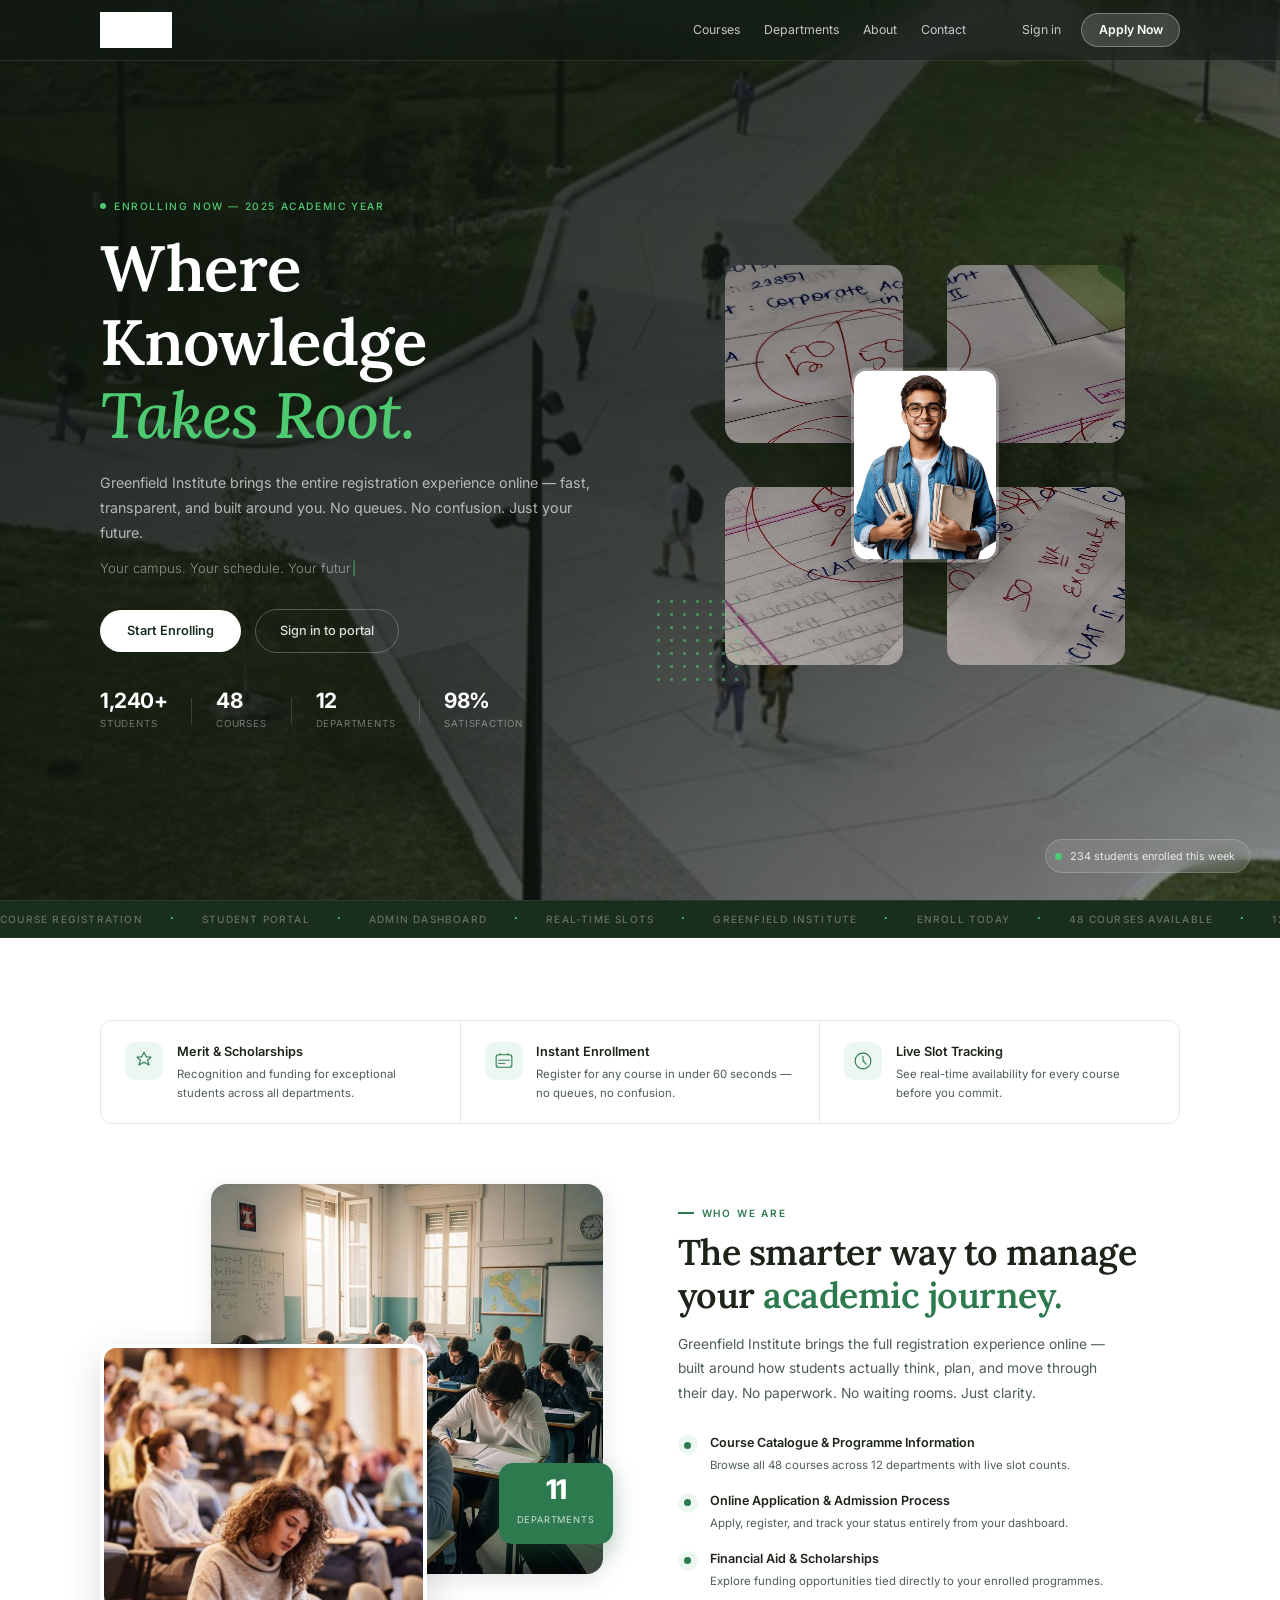
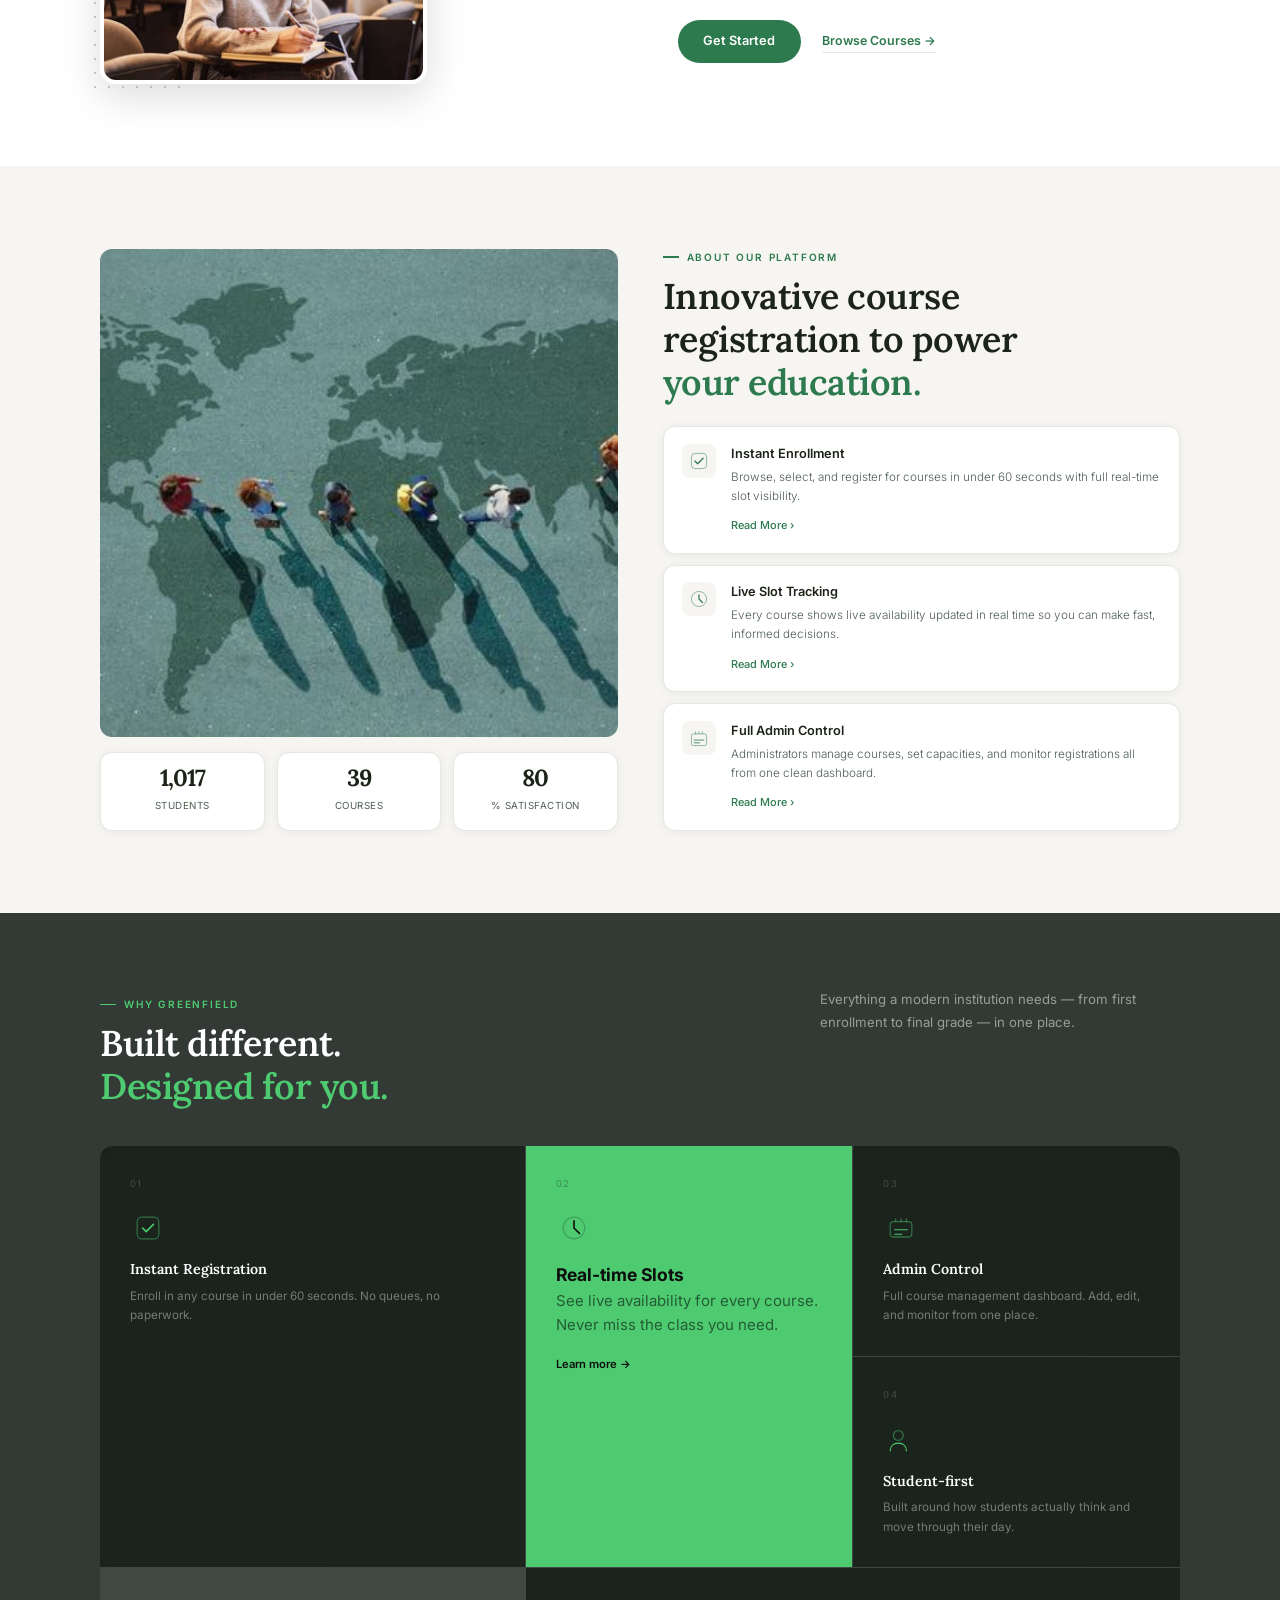
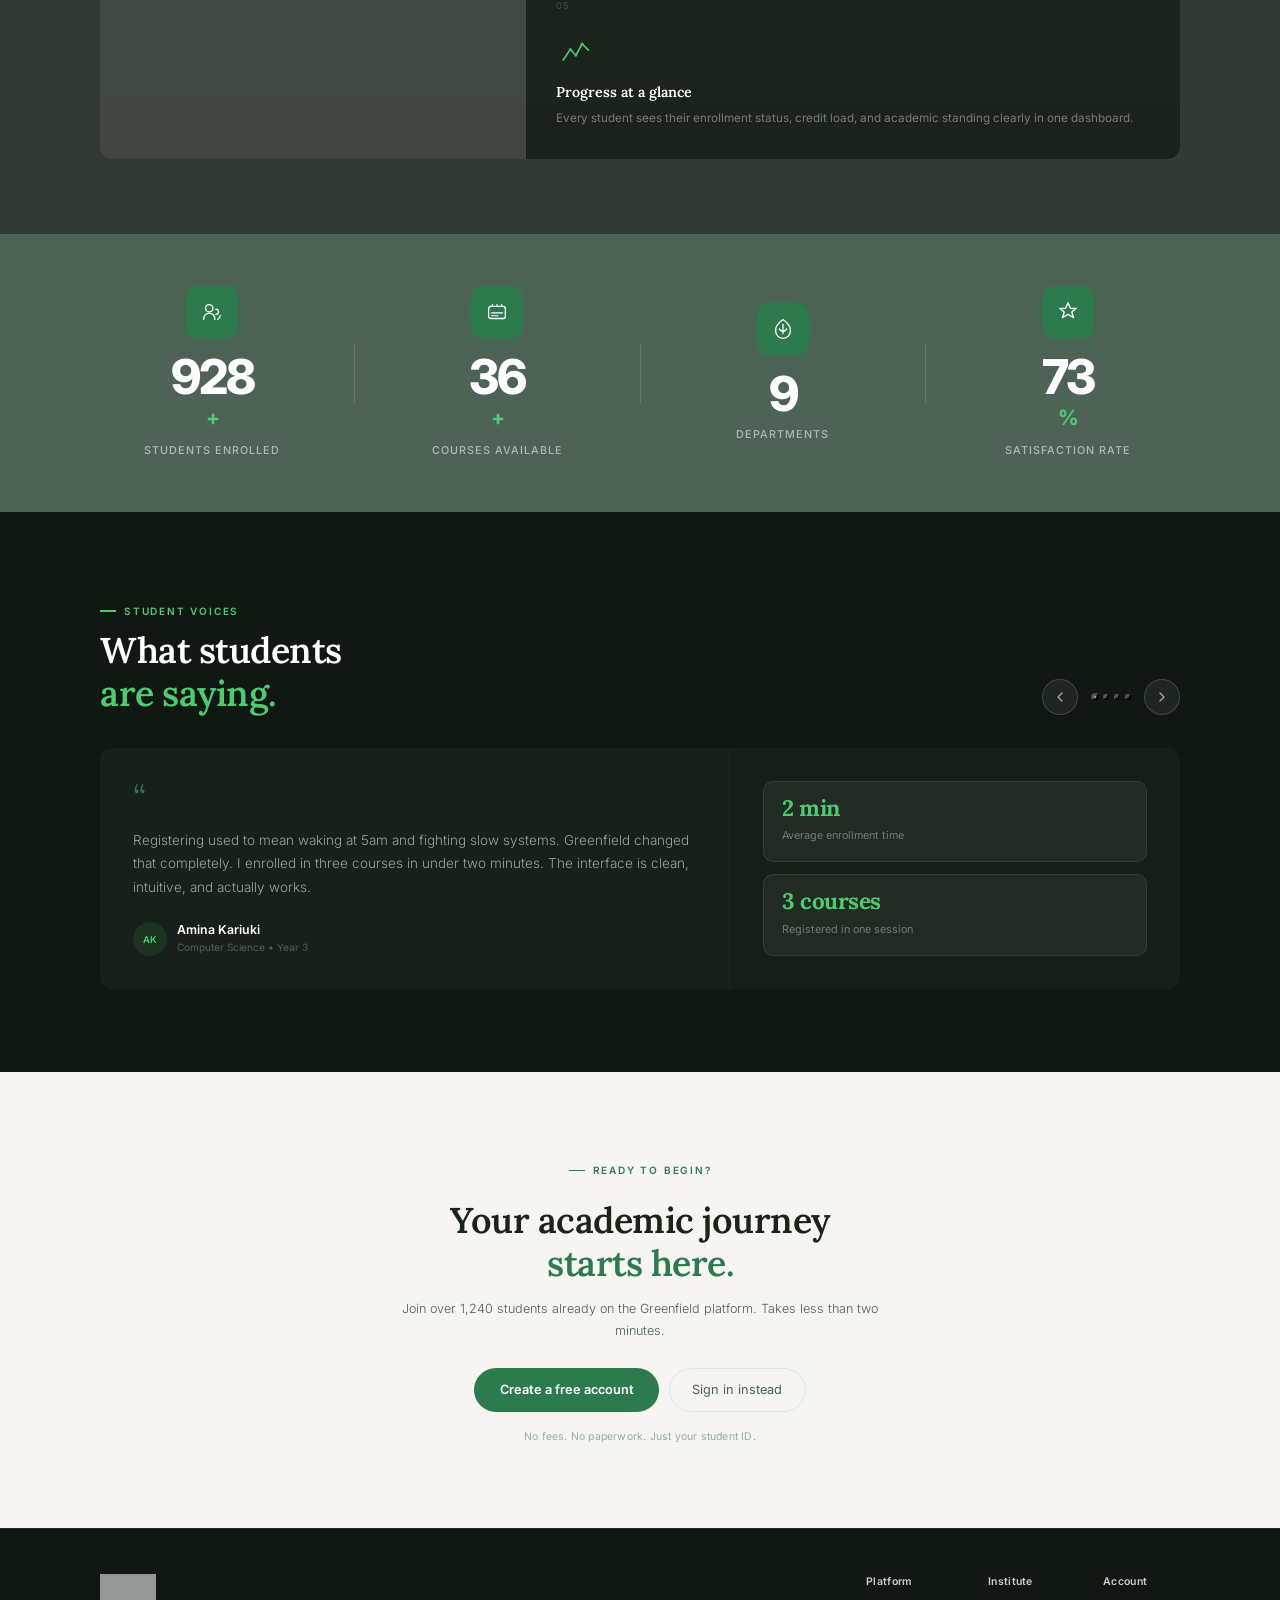
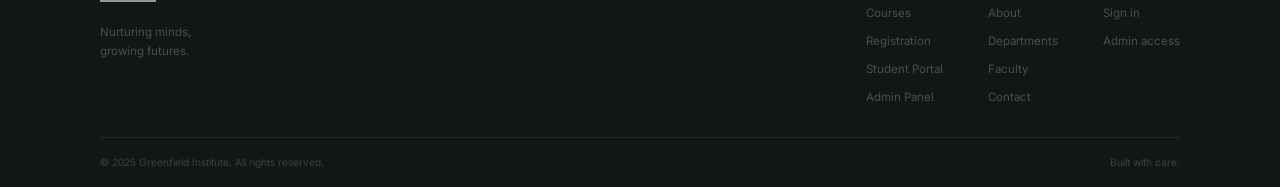
<file: index.html>
<!DOCTYPE html>
<html lang="en">
<head>
  <meta charset="UTF-8"/>
  <meta name="viewport" content="width=device-width, initial-scale=1.0"/>
  <title>Greenfield Institute &mdash; Where Knowledge Takes Root</title>
  <link rel="preconnect" href="https://fonts.googleapis.com">
  <link rel="preconnect" href="https://fonts.gstatic.com" crossorigin>
  <link href="https://fonts.googleapis.com/css2?family=Playfair+Display:ital,wght@0,600;0,700;0,800;1,600;1,700&family=Inter:wght@300;400;500;600&display=swap" rel="stylesheet">
  <link rel="stylesheet" href="css/landing.css"/>
</head>
<body>

  <header id="navbar">
    <div class="nav-inner">
      <a href="index.html" class="logo">
        <img src="images/logo.png" alt="Greenfield Institute" class="logo-img"/>
      </a>
      <nav class="nav-links">
        <a href="#">Courses</a>
        <a href="#">Departments</a>
        <a href="#">About</a>
        <a href="#">Contact</a>
      </nav>
      <div class="nav-actions">
        <a href="login.html" class="nav-signin">Sign in</a>
        <a href="login.html" class="nav-apply">Apply Now</a>
      </div>
    </div>
  </header>

  <section class="hero" id="hero">
    <div class="hero-inner">

      <div class="hero-content">
        <p class="hero-eyebrow" data-anim="fade-up" data-delay="0">
          <span class="eyebrow-dot"></span>
          Enrolling Now &mdash; 2025 Academic Year
        </p>

        <h1 class="hero-h1" data-anim="fade-up" data-delay="1">
          Where Knowledge<br/>
          <em>Takes Root.</em>
        </h1>

        <p class="hero-para" data-anim="fade-up" data-delay="2">
          Greenfield Institute brings the entire registration experience online &mdash; fast,
          transparent, and built around you. No queues. No confusion. Just your future.
        </p>

        <p class="hero-type-line" data-anim="fade-up" data-delay="3">
          <span id="typewriter"></span><span class="cursor">|</span>
        </p>

        <div class="hero-ctas" data-anim="fade-up" data-delay="4">
          <a href="register.html" class="btn-white">Start Enrolling</a>
          <a href="login.html" class="btn-ghost-white">Sign in to portal</a>
        </div>

        <div class="hero-stats" data-anim="fade-up" data-delay="5">
          <div class="hstat"><strong>1,240+</strong><span>Students</span></div>
          <div class="hstat-sep"></div>
          <div class="hstat"><strong>48</strong><span>Courses</span></div>
          <div class="hstat-sep"></div>
          <div class="hstat"><strong>12</strong><span>Departments</span></div>
          <div class="hstat-sep"></div>
          <div class="hstat"><strong>98%</strong><span>Satisfaction</span></div>
        </div>
      </div>

      <div class="hero-mosaic" data-anim="fade-up" data-delay="2">
        <div class="slice-wrap">
          <div class="slice slice-top-left"></div>
          <div class="slice slice-top-right"></div>
          <div class="slice slice-bot-left"></div>
          <div class="slice slice-bot-right"></div>
          <div class="slice-center">
            <img src="images/image5.jpg" alt="Student" class="slice-center-img"/>
          </div>
        </div>
        <div class="mosaic-dots"></div>
      </div>

    </div>

    <div class="hero-ticker" id="tickerPill">
      <span class="tp-dot"></span>
      <span id="tickerText">234 students enrolled this week</span>
    </div>
  </section>

  <div class="marquee-strip">
    <div class="marquee-track">
      <span>Course Registration</span><span class="msep">&bull;</span>
      <span>Student Portal</span><span class="msep">&bull;</span>
      <span>Admin Dashboard</span><span class="msep">&bull;</span>
      <span>Real-time Slots</span><span class="msep">&bull;</span>
      <span>Greenfield Institute</span><span class="msep">&bull;</span>
      <span>Enroll Today</span><span class="msep">&bull;</span>
      <span>48 Courses Available</span><span class="msep">&bull;</span>
      <span>12 Departments</span><span class="msep">&bull;</span>
      <span>Course Registration</span><span class="msep">&bull;</span>
      <span>Student Portal</span><span class="msep">&bull;</span>
      <span>Admin Dashboard</span><span class="msep">&bull;</span>
      <span>Real-time Slots</span><span class="msep">&bull;</span>
      <span>Greenfield Institute</span><span class="msep">&bull;</span>
      <span>Enroll Today</span><span class="msep">&bull;</span>
      <span>48 Courses Available</span><span class="msep">&bull;</span>
      <span>12 Departments</span><span class="msep">&bull;</span>
    </div>
  </div>

  <section class="section sec-light about-split" id="about">
    <div class="container">

      <div class="about-perks" data-scroll-reveal>
        <div class="aperk">
          <div class="aperk-icon">
            <svg viewBox="0 0 28 28" fill="none"><path d="M14 3L17 9H23L18.5 13L20.5 19L14 15.5L7.5 19L9.5 13L5 9H11L14 3Z" stroke="#2d7a4e" stroke-width="1.4" stroke-linejoin="round"/></svg>
          </div>
          <div>
            <strong>Merit &amp; Scholarships</strong>
            <p>Recognition and funding for exceptional students across all departments.</p>
          </div>
        </div>
        <div class="aperk">
          <div class="aperk-icon">
            <svg viewBox="0 0 28 28" fill="none"><rect x="4" y="6" width="20" height="16" rx="3" stroke="#2d7a4e" stroke-width="1.4"/><path d="M9 6V4M19 6V4" stroke="#2d7a4e" stroke-width="1.3" stroke-linecap="round"/><path d="M7 13H21M7 17H15" stroke="#2d7a4e" stroke-width="1.2" stroke-linecap="round"/></svg>
          </div>
          <div>
            <strong>Instant Enrollment</strong>
            <p>Register for any course in under 60 seconds — no queues, no confusion.</p>
          </div>
        </div>
        <div class="aperk">
          <div class="aperk-icon">
            <svg viewBox="0 0 28 28" fill="none"><circle cx="14" cy="14" r="10" stroke="#2d7a4e" stroke-width="1.4"/><path d="M14 8V14L18 18" stroke="#2d7a4e" stroke-width="1.4" stroke-linecap="round"/></svg>
          </div>
          <div>
            <strong>Live Slot Tracking</strong>
            <p>See real-time availability for every course before you commit.</p>
          </div>
        </div>
      </div>

      <div class="about-body">

        <div class="about-img-col" data-scroll-reveal>
          <div class="about-img-back">
            <img src="images/image8.jpg" alt="Campus life" class="about-img-rear"/>
          </div>
          <div class="about-img-front">
            <img src="images/image7.jpg" alt="Students" class="about-img-fwd"/>
          </div>
          <div class="about-badge">
            <strong class="about-badge-num" data-count="12">0</strong>
            <span>Departments</span>
          </div>
          <div class="about-dot-grid"></div>
        </div>

        <div class="about-text-col" data-scroll-reveal>
          <p class="eyebrow eyebrow-green">Who We Are</p>
          <h2 class="sec-h2">
            The smarter way to manage<br/>
            your <span class="clr-green">academic journey.</span>
          </h2>
          <p class="about-lead">
            Greenfield Institute brings the full registration experience online — built around how students actually think, plan, and move through their day. No paperwork. No waiting rooms. Just clarity.
          </p>

          <ul class="about-checklist">
            <li>
              <span class="achk-dot"></span>
              <div>
                <strong>Course Catalogue &amp; Programme Information</strong>
                <p>Browse all 48 courses across 12 departments with live slot counts.</p>
              </div>
            </li>
            <li>
              <span class="achk-dot"></span>
              <div>
                <strong>Online Application &amp; Admission Process</strong>
                <p>Apply, register, and track your status entirely from your dashboard.</p>
              </div>
            </li>
            <li>
              <span class="achk-dot"></span>
              <div>
                <strong>Financial Aid &amp; Scholarships</strong>
                <p>Explore funding opportunities tied directly to your enrolled programmes.</p>
              </div>
            </li>
          </ul>

          <div class="about-actions">
            <a href="register.html" class="btn-green-lg">Get Started</a>
            <a href="student/courses.html" class="about-link-courses">Browse Courses &rarr;</a>
          </div>
        </div>

      </div>
    </div>
  </section>

  <section class="section sec-offwhite" id="why">
    <div class="container">

      <div class="why-layout">

        <div class="why-image-col">
          <div class="why-img-wrap">
            <img src="images/image3.jpg" alt="Greenfield campus" class="why-img" onerror="this.parentElement.classList.add('img-fallback')"/>
          </div>
          <div class="why-img-stats">
            <div class="wstat"><strong data-count="1240" class="wcount">0</strong><span>Students</span></div>
            <div class="wstat"><strong data-count="48" class="wcount">0</strong><span>Courses</span></div>
            <div class="wstat"><strong data-count="98" class="wcount">0</strong><span>% Satisfaction</span></div>
          </div>
        </div>

        <div class="why-content-col">
          <p class="eyebrow eyebrow-green" data-scroll-reveal>About Our Platform</p>
          <h2 class="sec-h2" data-scroll-reveal>
            Innovative course<br/>registration to power<br/><span class="clr-green">your education.</span>
          </h2>

          <div class="why-cards">
            <div class="why-card" data-scroll-reveal>
              <div class="why-card-icon">
                <svg viewBox="0 0 32 32" fill="none"><rect x="5" y="5" width="22" height="22" rx="5" stroke="rgba(45,122,78,0.5)" stroke-width="1.4"/><path d="M10 16L14 20L22 12" stroke="#2d7a4e" stroke-width="1.8" stroke-linecap="round" stroke-linejoin="round"/></svg>
              </div>
              <div>
                <h4>Instant Enrollment</h4>
                <p>Browse, select, and register for courses in under 60 seconds with full real-time slot visibility.</p>
                <a href="#" class="why-read-more">Read More &rsaquo;</a>
              </div>
            </div>

            <div class="why-card" data-scroll-reveal>
              <div class="why-card-icon">
                <svg viewBox="0 0 32 32" fill="none"><circle cx="16" cy="16" r="11" stroke="rgba(45,122,78,0.5)" stroke-width="1.4"/><path d="M16 10L16 16L21 21" stroke="#2d7a4e" stroke-width="1.8" stroke-linecap="round"/></svg>
              </div>
              <div>
                <h4>Live Slot Tracking</h4>
                <p>Every course shows live availability updated in real time so you can make fast, informed decisions.</p>
                <a href="#" class="why-read-more">Read More &rsaquo;</a>
              </div>
            </div>

            <div class="why-card" data-scroll-reveal>
              <div class="why-card-icon">
                <svg viewBox="0 0 32 32" fill="none"><rect x="5" y="10" width="22" height="17" rx="3" stroke="rgba(45,122,78,0.5)" stroke-width="1.4"/><path d="M11 10V7M16 10V7M21 10V7" stroke="rgba(45,122,78,0.5)" stroke-width="1.4" stroke-linecap="round"/><path d="M9 19H23M9 23H17" stroke="#2d7a4e" stroke-width="1.2" stroke-linecap="round"/></svg>
              </div>
              <div>
                <h4>Full Admin Control</h4>
                <p>Administrators manage courses, set capacities, and monitor registrations all from one clean dashboard.</p>
                <a href="#" class="why-read-more">Read More &rsaquo;</a>
              </div>
            </div>
          </div>
        </div>

      </div>
    </div>
  </section>

  <section class="sec-fixed-bg" id="features">
    <div class="fixed-overlay"></div>
    <div class="container" style="position:relative;z-index:2;padding-top:5rem;padding-bottom:5rem">

      <div class="sec-head" style="margin-bottom:2.5rem">
        <div>
          <p class="eyebrow eyebrow-bright">Why Greenfield</p>
          <h2 class="sec-h2" style="color:#fff">Built different.<br/><span style="color:#4ecb71">Designed for you.</span></h2>
        </div>
        <div class="sec-head-right">
          <p class="sec-desc" style="color:rgba(255,255,255,0.5)">Everything a modern institution needs &mdash; from first enrollment to final grade &mdash; in one place.</p>
        </div>
      </div>

      <div class="feat-bento">

        <div class="fb fb-tall fb-dark" data-scroll-reveal>
          <span class="fnum">01</span>
          <div class="ficon"><svg viewBox="0 0 40 40" fill="none"><rect x="8" y="8" width="24" height="24" rx="5" stroke="rgba(78,203,113,0.45)" stroke-width="1.4"/><path d="M14 20L18 24L26 16" stroke="#4ecb71" stroke-width="1.8" stroke-linecap="round" stroke-linejoin="round"/></svg></div>
          <h3>Instant Registration</h3>
          <p>Enroll in any course in under 60 seconds. No queues, no paperwork.</p>
        </div>

        <div class="fb fb-tall fb-accent" data-scroll-reveal>
          <span class="fnum" style="color:rgba(0,0,0,0.3)">02</span>
          <div class="ficon"><svg viewBox="0 0 40 40" fill="none"><circle cx="20" cy="20" r="12" stroke="rgba(0,0,0,0.2)" stroke-width="1.4"/><path d="M20 12L20 20L26 26" stroke="#0d0d0d" stroke-width="1.8" stroke-linecap="round"/></svg></div>
          <h3 style="color:#0d0d0d">Real-time Slots</h3>
          <p style="color:rgba(0,0,0,0.55)">See live availability for every course. Never miss the class you need.</p>
          <a href="#" class="flink-dark">Learn more &rarr;</a>
        </div>

        <div class="fb fb-dark" data-scroll-reveal>
          <span class="fnum">03</span>
          <div class="ficon"><svg viewBox="0 0 40 40" fill="none"><rect x="8" y="13" width="24" height="17" rx="3.5" stroke="rgba(78,203,113,0.45)" stroke-width="1.4"/><path d="M14 13V10M20 13V10M26 13V10" stroke="rgba(78,203,113,0.45)" stroke-width="1.4" stroke-linecap="round"/><path d="M13 22H27M13 27H21" stroke="#4ecb71" stroke-width="1.2" stroke-linecap="round"/></svg></div>
          <h3>Admin Control</h3>
          <p>Full course management dashboard. Add, edit, and monitor from one place.</p>
        </div>

        <div class="fb fb-dark" data-scroll-reveal>
          <span class="fnum">04</span>
          <div class="ficon"><svg viewBox="0 0 40 40" fill="none"><circle cx="17" cy="15" r="5.5" stroke="rgba(78,203,113,0.45)" stroke-width="1.4"/><path d="M8 32C8 26.5 12 23.5 17 23.5C22 23.5 26 26.5 26 32" stroke="#4ecb71" stroke-width="1.4" stroke-linecap="round" fill="none"/></svg></div>
          <h3>Student-first</h3>
          <p>Built around how students actually think and move through their day.</p>
        </div>

        <div class="fb fb-dark fb-wide" data-scroll-reveal>
          <span class="fnum">05</span>
          <div class="ficon"><svg viewBox="0 0 40 40" fill="none"><path d="M8 30L16 18L22 25L29 12L36 19" stroke="#4ecb71" stroke-width="1.8" stroke-linecap="round" stroke-linejoin="round"/><circle cx="16" cy="18" r="2" fill="#4ecb71" opacity="0.4"/><circle cx="22" cy="25" r="2" fill="#4ecb71" opacity="0.4"/><circle cx="29" cy="12" r="2" fill="#4ecb71" opacity="0.4"/></svg></div>
          <h3>Progress at a glance</h3>
          <p>Every student sees their enrollment status, credit load, and academic standing clearly in one dashboard.</p>
        </div>

      </div>
    </div>
  </section>

  <section class="stats-band" id="stats">
    <div class="stats-band-overlay"></div>
    <div class="stats-band-inner">
      <div class="sband-item" data-scroll-reveal>
        <div class="sband-badge">
          <svg viewBox="0 0 28 28" fill="none"><circle cx="11" cy="10" r="4" stroke="#fff" stroke-width="1.4"/><path d="M5 22C5 17.5 7.5 15.5 11 15.5C14.5 15.5 17 17.5 17 22" stroke="#fff" stroke-width="1.4" stroke-linecap="round"/><path d="M18 11C19.5 11 21 12 21 14C21 16 19.5 16.5 18 16.5" stroke="#fff" stroke-width="1.3" stroke-linecap="round"/><path d="M20 22C21.5 21 23 19.5 23 17.5" stroke="#fff" stroke-width="1.3" stroke-linecap="round"/></svg>
        </div>
        <strong class="sband-num" data-count="1240">0</strong>
        <span class="sband-plus">+</span>
        <p class="sband-label">Students Enrolled</p>
      </div>
      <div class="sband-divider"></div>
      <div class="sband-item" data-scroll-reveal>
        <div class="sband-badge">
          <svg viewBox="0 0 28 28" fill="none"><rect x="5" y="8" width="18" height="13" rx="2.5" stroke="#fff" stroke-width="1.4"/><path d="M9 8V6M14 8V6M19 8V6" stroke="#fff" stroke-width="1.3" stroke-linecap="round"/><path d="M8 15H20M8 18H15" stroke="#fff" stroke-width="1.2" stroke-linecap="round"/></svg>
        </div>
        <strong class="sband-num" data-count="48">0</strong>
        <span class="sband-plus">+</span>
        <p class="sband-label">Courses Available</p>
      </div>
      <div class="sband-divider"></div>
      <div class="sband-item" data-scroll-reveal>
        <div class="sband-badge">
          <svg viewBox="0 0 28 28" fill="none"><path d="M14 4C14 4 6 8.5 6 15.5C6 20.5 9.5 24 14 24C18.5 24 22 20.5 22 15.5C22 8.5 14 4 14 4Z" stroke="#fff" stroke-width="1.4" fill="none"/><path d="M14 9L14 19" stroke="#fff" stroke-width="1.3" stroke-linecap="round"/><path d="M10 14C10 14 12 16.5 14 16.5C16 16.5 18 14 18 14" stroke="#fff" stroke-width="1.3" stroke-linecap="round"/></svg>
        </div>
        <strong class="sband-num" data-count="12">0</strong>
        <span class="sband-plus"></span>
        <p class="sband-label">Departments</p>
      </div>
      <div class="sband-divider"></div>
      <div class="sband-item" data-scroll-reveal>
        <div class="sband-badge">
          <svg viewBox="0 0 28 28" fill="none"><path d="M14 4L16.5 10H23L18 14L20 20L14 16.5L8 20L10 14L5 10H11.5L14 4Z" stroke="#fff" stroke-width="1.4" stroke-linejoin="round"/></svg>
        </div>
        <strong class="sband-num" data-count="98">0</strong>
        <span class="sband-plus">%</span>
        <p class="sband-label">Satisfaction Rate</p>
      </div>
    </div>
  </section>

  <section class="section sec-dark" id="testimonials">
    <div class="container">

      <div class="tcarousel-head">
        <div>
          <p class="eyebrow eyebrow-bright" data-scroll-reveal>Student Voices</p>
          <h2 class="sec-h2" style="color:#fff" data-scroll-reveal>What students<br/><span style="color:#4ecb71">are saying.</span></h2>
        </div>
        <div class="tcarousel-controls">
          <button class="tcar-btn" id="tPrev" aria-label="Previous">
            <svg width="16" height="16" viewBox="0 0 24 24" fill="none" stroke="currentColor" stroke-width="2" stroke-linecap="round"><path d="M15 18l-6-6 6-6"/></svg>
          </button>
          <div class="tcar-dots" id="tDots"></div>
          <button class="tcar-btn" id="tNext" aria-label="Next">
            <svg width="16" height="16" viewBox="0 0 24 24" fill="none" stroke="currentColor" stroke-width="2" stroke-linecap="round"><path d="M9 18l6-6-6-6"/></svg>
          </button>
        </div>
      </div>

      <div class="tcar-track-wrap">
        <div class="tcar-track" id="tcarTrack">

          <div class="tslide">
            <div class="tslide-inner">
              <div class="tslide-quote">
                <div class="tq">&ldquo;</div>
                <p>Registering used to mean waking at 5am and fighting slow systems. Greenfield changed that completely. I enrolled in three courses in under two minutes. The interface is clean, intuitive, and actually works.</p>
              </div>
              <div class="tslide-author">
                <div class="tavatar" style="background:rgba(78,203,113,0.1);color:#4ecb71">AK</div>
                <div class="tauthor-info">
                  <strong>Amina Kariuki</strong>
                  <span>Computer Science &bull; Year 3</span>
                </div>
              </div>
            </div>
            <div class="tslide-img-col">
              <div class="tslide-stat-card">
                <strong>2 min</strong>
                <span>Average enrollment time</span>
              </div>
              <div class="tslide-stat-card">
                <strong>3 courses</strong>
                <span>Registered in one session</span>
              </div>
            </div>
          </div>

          <div class="tslide">
            <div class="tslide-inner">
              <div class="tslide-quote">
                <div class="tq">&ldquo;</div>
                <p>The slot tracking is what gets me every time. I can see in real time exactly how many spots are left in any course. No more guessing, no more asking around, no more missing out.</p>
              </div>
              <div class="tslide-author">
                <div class="tavatar" style="background:rgba(122,184,255,0.1);color:#7ab8ff">BO</div>
                <div class="tauthor-info">
                  <strong>Brian Otieno</strong>
                  <span>Engineering &bull; Year 2</span>
                </div>
              </div>
            </div>
            <div class="tslide-img-col">
              <div class="tslide-stat-card">
                <strong>Live</strong>
                <span>Real-time slot updates</span>
              </div>
              <div class="tslide-stat-card">
                <strong>48 courses</strong>
                <span>All with live tracking</span>
              </div>
            </div>
          </div>

          <div class="tslide">
            <div class="tslide-inner">
              <div class="tslide-quote">
                <div class="tq">&ldquo;</div>
                <p>As an administrator, I can add a course, set the capacity, and see enrollment numbers live. What used to take our office three full days now takes three minutes. This is what a modern university needs.</p>
              </div>
              <div class="tslide-author">
                <div class="tavatar" style="background:rgba(255,193,77,0.1);color:#ffc14d">MW</div>
                <div class="tauthor-info">
                  <strong>Martha Waweru</strong>
                  <span>Academic Registrar</span>
                </div>
              </div>
            </div>
            <div class="tslide-img-col">
              <div class="tslide-stat-card">
                <strong>3 min</strong>
                <span>To add a new course</span>
              </div>
              <div class="tslide-stat-card">
                <strong>100%</strong>
                <span>Admin satisfaction</span>
              </div>
            </div>
          </div>

          <div class="tslide">
            <div class="tslide-inner">
              <div class="tslide-quote">
                <div class="tq">&ldquo;</div>
                <p>Clean, fast, and works perfectly on my phone. I did not expect the experience to be this smooth from a university system. It feels like a proper app, not a government portal.</p>
              </div>
              <div class="tslide-author">
                <div class="tavatar" style="background:rgba(208,127,255,0.1);color:#d07fff">SM</div>
                <div class="tauthor-info">
                  <strong>Samuel Mwangi</strong>
                  <span>Business &bull; Year 1</span>
                </div>
              </div>
            </div>
            <div class="tslide-img-col">
              <div class="tslide-stat-card">
                <strong>Mobile</strong>
                <span>Fully responsive design</span>
              </div>
              <div class="tslide-stat-card">
                <strong>98%</strong>
                <span>Student satisfaction</span>
              </div>
            </div>
          </div>

        </div>
      </div>

    </div>
  </section>

  <section class="section sec-light sec-cta" id="cta">
    <div class="container">
      <div class="cta-box" data-scroll-reveal>
        <p class="eyebrow eyebrow-green" style="justify-content:center">Ready to begin?</p>
        <h2 class="sec-h2 cta-h2">Your academic journey<br/><span class="clr-green">starts here.</span></h2>
        <p class="cta-sub">Join over 1,240 students already on the Greenfield platform. Takes less than two minutes.</p>
        <div class="cta-btns">
          <a href="register.html" class="btn-green-lg">Create a free account</a>
          <a href="login.html" class="btn-outline-dark">Sign in instead</a>
        </div>
        <p class="cta-fine">No fees. No paperwork. Just your student ID.</p>
      </div>
    </div>
  </section>

  <footer class="site-footer">
    <div class="container">
      <div class="footer-top">
        <div class="footer-brand">
          <a href="index.html" class="logo footer-logo">
            <img src="images/logo.png" alt="Greenfield Institute" class="logo-img logo-img-footer"/>
          </a>
          <p>Nurturing minds,<br/>growing futures.</p>
        </div>
        <div class="footer-cols">
          <div class="fcol">
            <strong>Platform</strong>
            <a href="#">Courses</a>
            <a href="#">Registration</a>
            <a href="#">Student Portal</a>
            <a href="#">Admin Panel</a>
          </div>
          <div class="fcol">
            <strong>Institute</strong>
            <a href="#">About</a>
            <a href="#">Departments</a>
            <a href="#">Faculty</a>
            <a href="#">Contact</a>
          </div>
          <div class="fcol">
            <strong>Account</strong>
            <a href="login.html">Sign in</a>
            <a href="login.html">Admin access</a>
          </div>
        </div>
      </div>
      <div class="footer-bar">
        <span>&copy; 2025 Greenfield Institute. All rights reserved.</span>
        <span>Built with care.</span>
      </div>
    </div>
  </footer>

  <script src="js/animations.js"></script>
  <script src="js/main.js"></script>
</body>
</html>
</file>
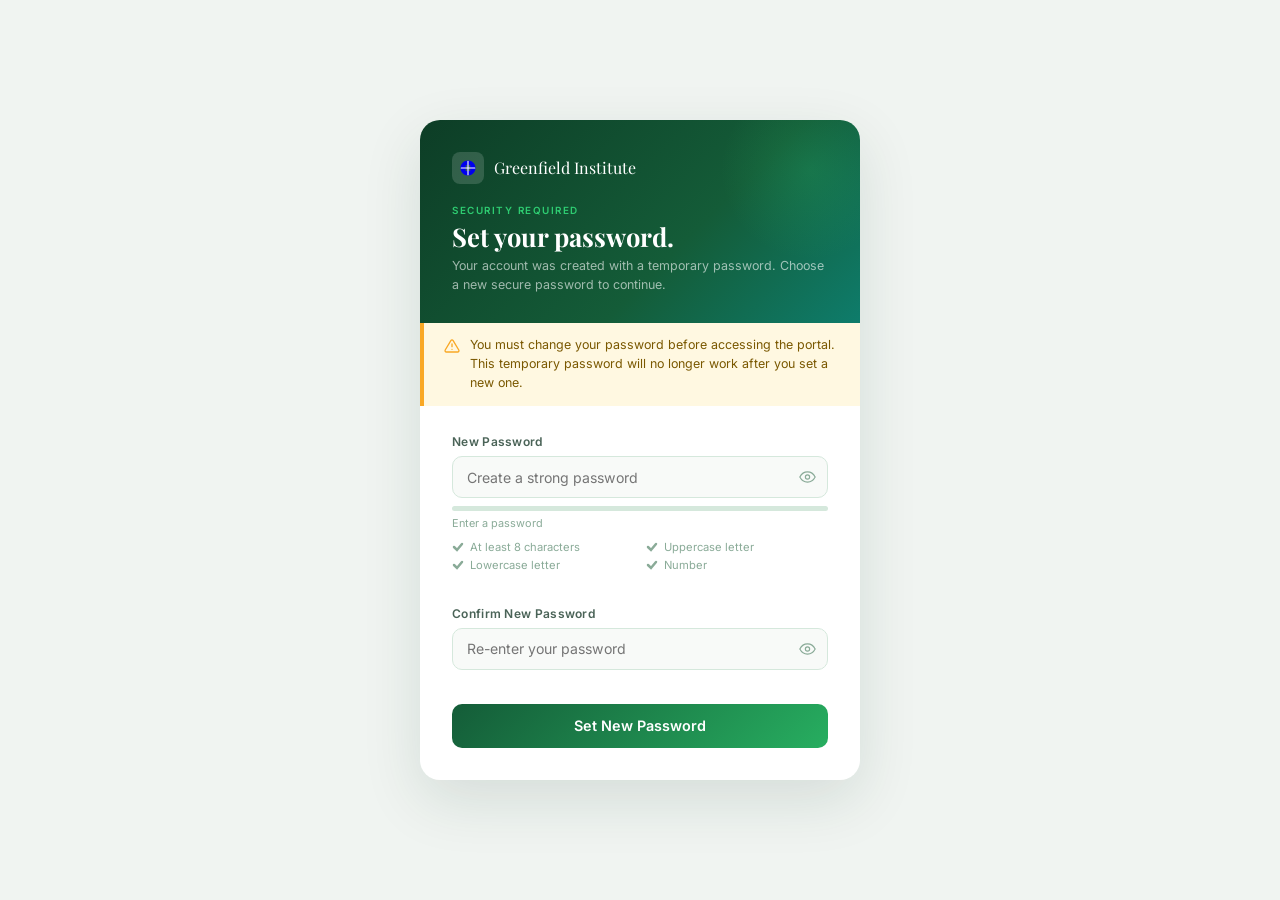
<file: change-password.html>
<!DOCTYPE html>
<html lang="en">
<head>
  <meta charset="UTF-8"/>
  <meta name="viewport" content="width=device-width, initial-scale=1.0"/>
  <title>Change Password &mdash; Greenfield Institute</title>
  <link rel="preconnect" href="https://fonts.googleapis.com">
  <link rel="preconnect" href="https://fonts.gstatic.com" crossorigin>
  <link href="https://fonts.googleapis.com/css2?family=Playfair+Display:ital,wght@0,600;0,700;1,600&family=Inter:wght@300;400;500;600&display=swap" rel="stylesheet">
  <style>
    *, *::before, *::after { box-sizing: border-box; margin: 0; padding: 0; }

    :root {
      --forest:     #0d3d26;
      --forest-mid: #145c38;
      --accent:     #27ae60;
      --accent-lt:  #2ecc71;
      --border:     #d5e8dc;
      --bg:         #f0f4f1;
      --white:      #ffffff;
      --text:       #0d1f15;
      --text-mid:   #4a6357;
      --text-lt:    #8aab98;
      --error:      #e74c3c;
      --font-serif: 'Playfair Display', serif;
      --font-sans:  'Inter', sans-serif;
      --radius:     14px;
    }

    body {
      font-family: var(--font-sans);
      background: var(--bg);
      min-height: 100vh;
      display: flex;
      align-items: center;
      justify-content: center;
      padding: 1.5rem;
    }

    /* ── Card ────────────────────────────────────── */
    .card {
      background: var(--white);
      border-radius: 20px;
      box-shadow: 0 20px 60px rgba(13,61,38,.12);
      width: 100%;
      max-width: 440px;
      overflow: hidden;
    }

    .card-banner {
      background: linear-gradient(135deg, var(--forest) 0%, var(--forest-mid) 60%, #0e7c6b 100%);
      padding: 2rem 2rem 1.75rem;
      position: relative;
      overflow: hidden;
    }
    .card-banner::before {
      content: '';
      position: absolute;
      right: -40px; top: -40px;
      width: 180px; height: 180px;
      background: radial-gradient(circle, rgba(46,204,113,.18), transparent 70%);
      pointer-events: none;
    }
    .card-banner-logo {
      display: flex;
      align-items: center;
      gap: .65rem;
      margin-bottom: 1.25rem;
      text-decoration: none;
    }
    .card-banner-icon {
      width: 32px; height: 32px;
      background: rgba(255,255,255,.15);
      border-radius: 8px;
      display: flex; align-items: center; justify-content: center;
    }
    .card-banner-icon svg { width: 18px; height: 18px; stroke: #fff; fill: none; stroke-width: 1.5; }
    .card-banner-brand {
      font-family: var(--font-serif);
      font-size: 1rem;
      color: #fff;
    }
    .card-banner-eyebrow {
      font-size: .62rem;
      font-weight: 600;
      letter-spacing: 1.5px;
      text-transform: uppercase;
      color: var(--accent-lt);
      margin-bottom: .35rem;
    }
    .card-banner-title {
      font-family: var(--font-serif);
      font-size: 1.6rem;
      color: #fff;
      line-height: 1.15;
      margin-bottom: .4rem;
    }
    .card-banner-sub {
      font-size: .78rem;
      color: rgba(255,255,255,.6);
      line-height: 1.5;
    }

    /* ── Alert ───────────────────────────────────── */
    .alert-bar {
      display: flex;
      align-items: flex-start;
      gap: .65rem;
      background: #fff8e1;
      border-left: 4px solid #f9a825;
      padding: .85rem 1.25rem;
      font-size: .78rem;
      color: #7a5800;
      line-height: 1.5;
    }
    .alert-bar svg { width: 16px; height: 16px; stroke: #f9a825; fill: none; stroke-width: 2; stroke-linecap: round; flex-shrink: 0; margin-top: .1rem; }

    /* ── Form ────────────────────────────────────── */
    .form-body {
      padding: 1.75rem 2rem 2rem;
    }

    .field-group {
      margin-bottom: 1.1rem;
    }
    .field-group label {
      display: block;
      font-size: .75rem;
      font-weight: 600;
      color: var(--text-mid);
      margin-bottom: .45rem;
      letter-spacing: .3px;
    }
    .field-wrap {
      position: relative;
    }
    .field-wrap input {
      width: 100%;
      font-family: var(--font-sans);
      font-size: .88rem;
      padding: .72rem 2.8rem .72rem .9rem;
      border: 1.5px solid var(--border);
      border-radius: 10px;
      background: #f8faf8;
      color: var(--text);
      outline: none;
      transition: border-color .2s;
    }
    .field-wrap input:focus { border-color: var(--accent); background: var(--white); }
    .field-wrap input.has-error { border-color: var(--error); }
    .toggle-pass {
      position: absolute;
      right: .75rem; top: 50%;
      transform: translateY(-50%);
      background: none; border: none;
      cursor: pointer; padding: 0;
      color: var(--text-lt);
      display: flex; align-items: center;
    }
    .toggle-pass svg { width: 17px; height: 17px; stroke: currentColor; fill: none; stroke-width: 1.4; }
    .toggle-pass:hover { color: var(--accent); }
    .field-error {
      display: block;
      font-size: .72rem;
      color: var(--error);
      margin-top: .3rem;
      min-height: 1em;
    }

    /* Strength bar */
    .strength-wrap { margin-top: .5rem; }
    .strength-track {
      height: 5px;
      background: var(--border);
      border-radius: 50px;
      overflow: hidden;
    }
    .strength-fill {
      height: 100%;
      border-radius: 50px;
      width: 0%;
      transition: width .3s, background .3s;
    }
    .strength-label {
      font-size: .68rem;
      color: var(--text-lt);
      margin-top: .3rem;
    }

    /* Requirements checklist */
    .req-list {
      list-style: none;
      display: grid;
      grid-template-columns: 1fr 1fr;
      gap: .25rem .75rem;
      margin-top: .6rem;
    }
    .req-list li {
      font-size: .7rem;
      color: var(--text-lt);
      display: flex;
      align-items: center;
      gap: .35rem;
      transition: color .2s;
    }
    .req-list li.met { color: var(--accent); }
    .req-list li svg { width: 12px; height: 12px; stroke: currentColor; fill: none; stroke-width: 2.5; stroke-linecap: round; flex-shrink: 0; }

    /* Server message */
    .server-msg {
      padding: .7rem .9rem;
      border-radius: 8px;
      font-size: .8rem;
      font-weight: 500;
      margin-bottom: 1rem;
      display: none;
    }
    .server-msg.is-error   { background: rgba(231,76,60,.08); color: var(--error); border: 1px solid rgba(231,76,60,.2); }
    .server-msg.is-success { background: rgba(39,174,96,.08); color: var(--accent); border: 1px solid rgba(39,174,96,.2); }

    /* Submit button */
    .btn-submit {
      width: 100%;
      padding: .85rem;
      background: linear-gradient(135deg, var(--forest-mid), var(--accent));
      color: #fff;
      border: none;
      border-radius: 10px;
      font-family: var(--font-sans);
      font-size: .9rem;
      font-weight: 600;
      cursor: pointer;
      transition: all .2s;
      display: flex;
      align-items: center;
      justify-content: center;
      gap: .5rem;
      margin-top: .25rem;
    }
    .btn-submit:hover:not(:disabled) { filter: brightness(1.08); transform: translateY(-1px); box-shadow: 0 6px 20px rgba(39,174,96,.3); }
    .btn-submit:disabled { opacity: .65; cursor: not-allowed; transform: none; }
    .btn-spinner { display: none; }
    .btn-spinner svg { width: 18px; height: 18px; stroke: #fff; fill: none; stroke-width: 2.5; animation: spin 1s linear infinite; }
    @keyframes spin { to { transform: rotate(360deg); } }
  </style>
</head>
<body>

  <div class="card">

    <!-- Banner -->
    <div class="card-banner">
      <a href="index.html" class="card-banner-logo">
        <div class="card-banner-icon">
          <svg viewBox="0 0 24 24"><path d="M12 2C6.48 2 2 6.48 2 12s4.48 10 10 10 10-4.48 10-10S17.52 2 12 2zm-1 14H9V8h2v8zm4 0h-2V8h2v8z" stroke-width="0" fill="currentColor"/><path d="M12 3v18M3 12h18" stroke-linecap="round"/></svg>
        </div>
        <span class="card-banner-brand">Greenfield Institute</span>
      </a>
      <p class="card-banner-eyebrow">Security Required</p>
      <h1 class="card-banner-title">Set your password.</h1>
      <p class="card-banner-sub">Your account was created with a temporary password. Choose a new secure password to continue.</p>
    </div>

    <!-- Warning -->
    <div class="alert-bar">
      <svg viewBox="0 0 24 24"><path d="M10.29 3.86L1.82 18a2 2 0 001.71 3h16.94a2 2 0 001.71-3L13.71 3.86a2 2 0 00-3.42 0z"/><line x1="12" y1="9" x2="12" y2="13"/><line x1="12" y1="17" x2="12.01" y2="17"/></svg>
      You must change your password before accessing the portal. This temporary password will no longer work after you set a new one.
    </div>

    <!-- Form -->
    <div class="form-body">

      <div class="server-msg" id="serverMsg"></div>

      <form id="changePassForm" novalidate>

        <div class="field-group">
          <label for="newPass">New Password</label>
          <div class="field-wrap">
            <input type="password" id="newPass" name="new_password" placeholder="Create a strong password" autocomplete="new-password" required/>
            <button type="button" class="toggle-pass" data-target="newPass" aria-label="Show password">
              <svg class="eye-show" viewBox="0 0 20 20"><path d="M1 10s3-6 9-6 9 6 9 6-3 6-9 6-9-6-9-6z"/><circle cx="10" cy="10" r="2.5"/></svg>
              <svg class="eye-hide" viewBox="0 0 20 20" style="display:none"><path d="M2 2l16 16M8.5 8.6A2.5 2.5 0 0012.4 12M4.5 5.5C2.56 6.96 1 10 1 10s3 6 9 6c1.75 0 3.32-.62 4.62-1.54M16.5 13C17.9 11.64 19 10 19 10s-3-6-9-6c-.87 0-1.69.14-2.45.4"/></svg>
            </button>
          </div>

          <!-- Strength indicator -->
          <div class="strength-wrap">
            <div class="strength-track">
              <div class="strength-fill" id="strengthFill"></div>
            </div>
            <p class="strength-label" id="strengthLabel">Enter a password</p>
          </div>

          <!-- Requirements -->
          <ul class="req-list" id="reqList">
            <li id="req-len">
              <svg viewBox="0 0 12 12"><polyline points="2 6 5 9 10 3"/></svg>
              At least 8 characters
            </li>
            <li id="req-upper">
              <svg viewBox="0 0 12 12"><polyline points="2 6 5 9 10 3"/></svg>
              Uppercase letter
            </li>
            <li id="req-lower">
              <svg viewBox="0 0 12 12"><polyline points="2 6 5 9 10 3"/></svg>
              Lowercase letter
            </li>
            <li id="req-num">
              <svg viewBox="0 0 12 12"><polyline points="2 6 5 9 10 3"/></svg>
              Number
            </li>
          </ul>

          <span class="field-error" id="newPassErr"></span>
        </div>

        <div class="field-group">
          <label for="confirmPass">Confirm New Password</label>
          <div class="field-wrap">
            <input type="password" id="confirmPass" name="confirm_password" placeholder="Re-enter your password" autocomplete="new-password" required/>
            <button type="button" class="toggle-pass" data-target="confirmPass" aria-label="Show password">
              <svg class="eye-show" viewBox="0 0 20 20"><path d="M1 10s3-6 9-6 9 6 9 6-3 6-9 6-9-6-9-6z"/><circle cx="10" cy="10" r="2.5"/></svg>
              <svg class="eye-hide" viewBox="0 0 20 20" style="display:none"><path d="M2 2l16 16M8.5 8.6A2.5 2.5 0 0012.4 12M4.5 5.5C2.56 6.96 1 10 1 10s3 6 9 6c1.75 0 3.32-.62 4.62-1.54M16.5 13C17.9 11.64 19 10 19 10s-3-6-9-6c-.87 0-1.69.14-2.45.4"/></svg>
            </button>
          </div>
          <span class="field-error" id="confirmPassErr"></span>
        </div>

        <button type="submit" class="btn-submit" id="submitBtn">
          <span class="btn-label">Set New Password</span>
          <span class="btn-spinner">
            <svg viewBox="0 0 24 24"><path d="M12 2v4M12 18v4M4.93 4.93l2.83 2.83M16.24 16.24l2.83 2.83M2 12h4M18 12h4M4.93 19.07l2.83-2.83M16.24 7.76l2.83-2.83"/></svg>
          </span>
        </button>

      </form>
    </div>
  </div>

  <script>
  (function () {

    // ── Toggle password visibility ─────────────────────
    document.querySelectorAll('.toggle-pass').forEach(btn => {
      btn.addEventListener('click', () => {
        const input = document.getElementById(btn.dataset.target);
        const show  = btn.querySelector('.eye-show');
        const hide  = btn.querySelector('.eye-hide');
        if (input.type === 'password') {
          input.type = 'text';
          show.style.display = 'none';
          hide.style.display = '';
        } else {
          input.type = 'password';
          show.style.display = '';
          hide.style.display = 'none';
        }
      });
    });

    // ── Strength meter ─────────────────────────────────
    const strengthFill  = document.getElementById('strengthFill');
    const strengthLabel = document.getElementById('strengthLabel');
    const reqs = {
      len:   document.getElementById('req-len'),
      upper: document.getElementById('req-upper'),
      lower: document.getElementById('req-lower'),
      num:   document.getElementById('req-num'),
    };

    const strengthColors = ['', '#e74c3c', '#e67e22', '#f1c40f', '#27ae60'];
    const strengthLabels = ['', 'Too weak', 'Weak', 'Good', 'Strong'];

    function checkReq(el, met) {
      el.classList.toggle('met', met);
    }

    document.getElementById('newPass').addEventListener('input', function () {
      const v = this.value;
      const hasLen   = v.length >= 8;
      const hasUpper = /[A-Z]/.test(v);
      const hasLower = /[a-z]/.test(v);
      const hasNum   = /[0-9]/.test(v);

      checkReq(reqs.len,   hasLen);
      checkReq(reqs.upper, hasUpper);
      checkReq(reqs.lower, hasLower);
      checkReq(reqs.num,   hasNum);

      const score = [hasLen, hasUpper, hasLower, hasNum].filter(Boolean).length;
      strengthFill.style.width      = (score * 25) + '%';
      strengthFill.style.background = strengthColors[score] || '';
      strengthLabel.textContent     = v.length === 0 ? 'Enter a password' : (strengthLabels[score] || '');
    });

    // ── Form validation & submit ───────────────────────
    function showMsg(msg, isError) {
      const el = document.getElementById('serverMsg');
      el.textContent  = msg;
      el.className    = 'server-msg ' + (isError ? 'is-error' : 'is-success');
      el.style.display = 'block';
    }

    function setLoading(loading) {
      const btn     = document.getElementById('submitBtn');
      const label   = btn.querySelector('.btn-label');
      const spinner = btn.querySelector('.btn-spinner');
      btn.disabled        = loading;
      label.style.display  = loading ? 'none' : '';
      spinner.style.display = loading ? '' : 'none';
    }

    document.getElementById('changePassForm').addEventListener('submit', async function (e) {
      e.preventDefault();

      const newPass     = document.getElementById('newPass').value;
      const confirmPass = document.getElementById('confirmPass').value;
      const newPassErr  = document.getElementById('newPassErr');
      const confPassErr = document.getElementById('confirmPassErr');

      newPassErr.textContent  = '';
      confPassErr.textContent = '';

      let valid = true;

      if (!newPass) {
        newPassErr.textContent = 'New password is required.';
        valid = false;
      } else if (newPass.length < 8) {
        newPassErr.textContent = 'Password must be at least 8 characters.';
        valid = false;
      } else if (!/[A-Z]/.test(newPass) || !/[a-z]/.test(newPass) || !/[0-9]/.test(newPass)) {
        newPassErr.textContent = 'Password must include uppercase, lowercase, and a number.';
        valid = false;
      }

      if (!confirmPass) {
        confPassErr.textContent = 'Please confirm your password.';
        valid = false;
      } else if (newPass && newPass !== confirmPass) {
        confPassErr.textContent = 'Passwords do not match.';
        valid = false;
      }

      if (!valid) return;

      setLoading(true);

      try {
        const res = await fetch('php/change_password.php', {
          method: 'POST',
          headers: { 'Content-Type': 'application/json' },
          body: JSON.stringify({
            new_password:     newPass,
            confirm_password: confirmPass,
          }),
        });

        const data = await res.json();

        if (data.success) {
          showMsg('Password updated successfully! Redirecting...', false);
          setTimeout(() => {
            const role = data.role || '';
            window.location.href = role === 'admin'
              ? 'admin/dashboard.php'
              : 'student/dashboard.php';
          }, 1200);
        } else {
          showMsg(data.message || 'Could not update password. Please try again.', true);
          setLoading(false);
        }
      } catch {
        showMsg('Connection error. Please try again.', true);
        setLoading(false);
      }
    });

  })();
  </script>
</body>
</html>
</file>
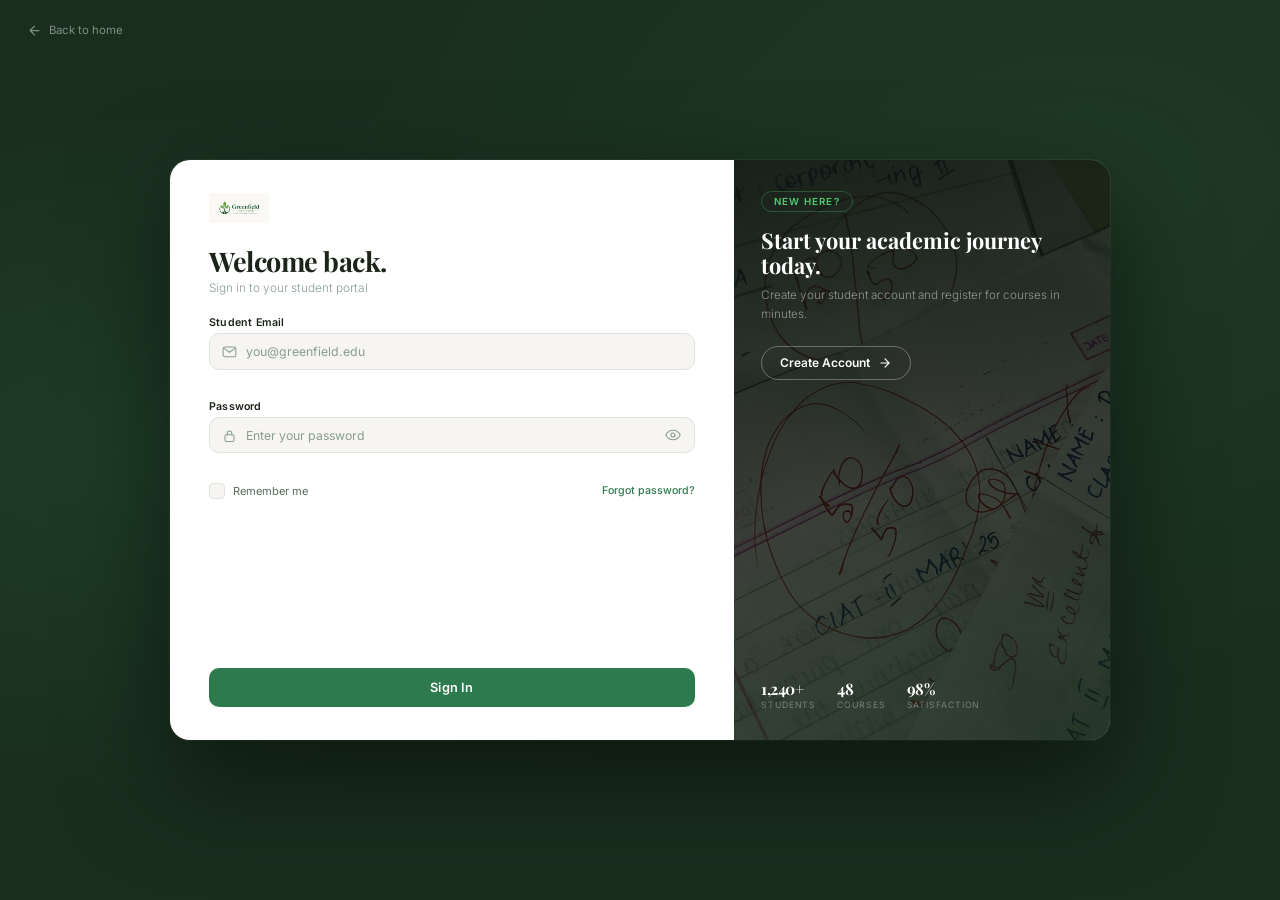
<file: login.html>
<!DOCTYPE html>
<html lang="en">
<head>
  <meta charset="UTF-8"/>
  <meta name="viewport" content="width=device-width, initial-scale=1.0"/>
  <title>Sign In &mdash; Greenfield Institute</title>
  <link rel="preconnect" href="https://fonts.googleapis.com">
  <link rel="preconnect" href="https://fonts.gstatic.com" crossorigin>
  <link href="https://fonts.googleapis.com/css2?family=Playfair+Display:ital,wght@0,600;0,700;1,600&family=Inter:wght@300;400;500;600&display=swap" rel="stylesheet">
  <link rel="stylesheet" href="css/auth.css"/>
</head>
<body>

  <a href="index.html" class="back-home">
    <svg width="15" height="15" viewBox="0 0 24 24" fill="none" stroke="currentColor" stroke-width="2" stroke-linecap="round" stroke-linejoin="round">
      <path d="M19 12H5M12 5l-7 7 7 7"/>
    </svg>
    Back to home
  </a>

  <div class="auth-shell">

    <div class="auth-slider" id="authSlider">

      <!-- LOGIN PANEL -->
      <div class="auth-pane pane-login">

        <div class="form-side">
          <a href="index.html" class="auth-logo">
            <img src="images/logo.png" alt="Greenfield Institute" class="auth-logo-img"/>
          </a>

          <div class="form-body">
            <h1 class="form-title">Welcome back.</h1>
            <p class="form-sub">Sign in to your student portal</p>

            <form class="auth-form" id="loginForm" action="php/login.php" method="POST" novalidate>

              <div class="field-group">
                <label for="loginEmail">Student Email</label>
                <div class="field-wrap">
                  <svg class="field-icon" viewBox="0 0 20 20" fill="none">
                    <path d="M2.5 5.5L10 11L17.5 5.5" stroke="currentColor" stroke-width="1.4" stroke-linecap="round"/>
                    <rect x="1.5" y="4" width="17" height="13" rx="2.5" stroke="currentColor" stroke-width="1.4"/>
                  </svg>
                  <input type="email" id="loginEmail" name="email" placeholder="you@greenfield.edu" autocomplete="email" required/>
                </div>
                <span class="field-error" id="loginEmailErr"></span>
              </div>

              <div class="field-group">
                <label for="loginPass">Password</label>
                <div class="field-wrap">
                  <svg class="field-icon" viewBox="0 0 20 20" fill="none">
                    <rect x="4" y="9" width="12" height="9" rx="2" stroke="currentColor" stroke-width="1.4"/>
                    <path d="M7 9V7C7 5.34 8.34 4 10 4C11.66 4 13 5.34 13 7V9" stroke="currentColor" stroke-width="1.4" stroke-linecap="round"/>
                  </svg>
                  <input type="password" id="loginPass" name="password" placeholder="Enter your password" autocomplete="current-password" required/>
                  <button type="button" class="toggle-pass" data-target="loginPass" aria-label="Show password">
                    <svg class="eye-show" viewBox="0 0 20 20" fill="none"><path d="M1 10C1 10 4 4 10 4C16 4 19 10 19 10C19 10 16 16 10 16C4 16 1 10 1 10Z" stroke="currentColor" stroke-width="1.4"/><circle cx="10" cy="10" r="2.5" stroke="currentColor" stroke-width="1.4"/></svg>
                    <svg class="eye-hide" viewBox="0 0 20 20" fill="none" style="display:none"><path d="M2 2L18 18M8.5 8.6C8.18 8.94 8 9.45 8 10C8 11.1 8.9 12 10 12C10.55 12 11.06 11.82 11.4 11.5M4.5 5.5C2.56 6.96 1 10 1 10C1 10 4 16 10 16C11.75 16 13.32 15.38 14.62 14.46" stroke="currentColor" stroke-width="1.4" stroke-linecap="round"/><path d="M16.5 13C17.9 11.64 19 10 19 10C19 10 16 4 10 4C9.13 4 8.31 4.14 7.55 4.4" stroke="currentColor" stroke-width="1.4" stroke-linecap="round"/></svg>
                  </button>
                </div>
                <span class="field-error" id="loginPassErr"></span>
              </div>

              <div class="form-row">
                <label class="check-label">
                  <input type="checkbox" name="remember"/>
                  <span class="check-box"></span>
                  Remember me
                </label>
                <a href="#" class="forgot-link">Forgot password?</a>
              </div>

              <div class="server-msg" id="loginServerMsg" style="display:none"></div>

              <button type="submit" class="btn-submit" id="loginBtn">
                <span class="btn-label">Sign In</span>
                <span class="btn-spinner" style="display:none">
                  <svg viewBox="0 0 24 24" fill="none" stroke="currentColor" stroke-width="2.5"><path d="M12 2v4M12 18v4M4.93 4.93l2.83 2.83M16.24 16.24l2.83 2.83M2 12h4M18 12h4M4.93 19.07l2.83-2.83M16.24 7.76l2.83-2.83"/></svg>
                </span>
              </button>

            </form>
          </div>
        </div>

        <div class="image-side" style="background-image:url('images/image6.jpg')">
          <div class="image-overlay"></div>
          <div class="image-content">
            <div class="image-tag">New here?</div>
            <h2>Start your academic journey today.</h2>
            <p>Create your student account and register for courses in minutes.</p>
            <button class="btn-slide" id="goRegister">
              Create Account
              <svg width="14" height="14" viewBox="0 0 24 24" fill="none" stroke="currentColor" stroke-width="2" stroke-linecap="round"><path d="M5 12h14M12 5l7 7-7 7"/></svg>
            </button>
          </div>
          <div class="image-stats">
            <div class="istat"><strong>1,240+</strong><span>Students</span></div>
            <div class="istat"><strong>48</strong><span>Courses</span></div>
            <div class="istat"><strong>98%</strong><span>Satisfaction</span></div>
          </div>
        </div>

      </div>

      <!-- REGISTER PANEL -->
      <div class="auth-pane pane-register">

        <div class="image-side image-side-left" style="background-image:url('images/image8.jpg')">
          <div class="image-overlay"></div>
          <div class="image-content">
            <div class="image-tag">Already enrolled?</div>
            <h2>Sign back in and pick up where you left off.</h2>
            <p>Your courses, your schedule, your progress — all waiting for you.</p>
            <button class="btn-slide" id="goLogin">
              Sign In
              <svg width="14" height="14" viewBox="0 0 24 24" fill="none" stroke="currentColor" stroke-width="2" stroke-linecap="round"><path d="M5 12h14M12 5l7 7-7 7"/></svg>
            </button>
          </div>
          <div class="image-stats">
            <div class="istat"><strong>48</strong><span>Courses</span></div>
            <div class="istat"><strong>12</strong><span>Departments</span></div>
            <div class="istat"><strong>Free</strong><span>To join</span></div>
          </div>
        </div>

        <div class="form-side">
          <a href="index.html" class="auth-logo">
            <img src="images/logo.png" alt="Greenfield Institute" class="auth-logo-img"/>
          </a>

          <div class="form-body">
            <h1 class="form-title">Create account.</h1>
            <p class="form-sub">Join the Greenfield student portal</p>

            <form class="auth-form" id="registerForm" action="php/register.php" method="POST" novalidate>

              <div class="fields-row">
                <div class="field-group">
                  <label for="regFirst">First Name</label>
                  <div class="field-wrap">
                    <svg class="field-icon" viewBox="0 0 20 20" fill="none"><circle cx="10" cy="7" r="3.5" stroke="currentColor" stroke-width="1.4"/><path d="M3 17C3 13.69 6.13 11 10 11C13.87 11 17 13.69 17 17" stroke="currentColor" stroke-width="1.4" stroke-linecap="round"/></svg>
                    <input type="text" id="regFirst" name="first_name" placeholder="James" autocomplete="given-name" required/>
                  </div>
                  <span class="field-error" id="regFirstErr"></span>
                </div>
                <div class="field-group">
                  <label for="regLast">Last Name</label>
                  <div class="field-wrap">
                    <svg class="field-icon" viewBox="0 0 20 20" fill="none"><circle cx="10" cy="7" r="3.5" stroke="currentColor" stroke-width="1.4"/><path d="M3 17C3 13.69 6.13 11 10 11C13.87 11 17 13.69 17 17" stroke="currentColor" stroke-width="1.4" stroke-linecap="round"/></svg>
                    <input type="text" id="regLast" name="last_name" placeholder="Mutua" autocomplete="family-name" required/>
                  </div>
                  <span class="field-error" id="regLastErr"></span>
                </div>
              </div>

              <div class="field-group">
                <label for="regEmail">Student Email</label>
                <div class="field-wrap">
                  <svg class="field-icon" viewBox="0 0 20 20" fill="none"><path d="M2.5 5.5L10 11L17.5 5.5" stroke="currentColor" stroke-width="1.4" stroke-linecap="round"/><rect x="1.5" y="4" width="17" height="13" rx="2.5" stroke="currentColor" stroke-width="1.4"/></svg>
                  <input type="email" id="regEmail" name="email" placeholder="you@greenfield.edu" autocomplete="email" required/>
                </div>
                <span class="field-error" id="regEmailErr"></span>
              </div>

              <div class="field-group">
                <label for="regStudentId">Student ID</label>
                <div class="field-wrap">
                  <svg class="field-icon" viewBox="0 0 20 20" fill="none"><rect x="2" y="4" width="16" height="13" rx="2.5" stroke="currentColor" stroke-width="1.4"/><path d="M5 8.5H9M5 11.5H12" stroke="currentColor" stroke-width="1.4" stroke-linecap="round"/><circle cx="14" cy="10" r="2" stroke="currentColor" stroke-width="1.3"/></svg>
                  <input type="text" id="regStudentId" name="student_id" placeholder="SCM211-XXXX/YYYY" required/>
                </div>
                <span class="field-error" id="regStudentIdErr"></span>
              </div>

              <div class="field-group">
                <label for="regPass">Password</label>
                <div class="field-wrap">
                  <svg class="field-icon" viewBox="0 0 20 20" fill="none"><rect x="4" y="9" width="12" height="9" rx="2" stroke="currentColor" stroke-width="1.4"/><path d="M7 9V7C7 5.34 8.34 4 10 4C11.66 4 13 5.34 13 7V9" stroke="currentColor" stroke-width="1.4" stroke-linecap="round"/></svg>
                  <input type="password" id="regPass" name="password" placeholder="Create a strong password" autocomplete="new-password" required/>
                  <button type="button" class="toggle-pass" data-target="regPass" aria-label="Show password">
                    <svg class="eye-show" viewBox="0 0 20 20" fill="none"><path d="M1 10C1 10 4 4 10 4C16 4 19 10 19 10C19 10 16 16 10 16C4 16 1 10 1 10Z" stroke="currentColor" stroke-width="1.4"/><circle cx="10" cy="10" r="2.5" stroke="currentColor" stroke-width="1.4"/></svg>
                    <svg class="eye-hide" viewBox="0 0 20 20" fill="none" style="display:none"><path d="M2 2L18 18" stroke="currentColor" stroke-width="1.4" stroke-linecap="round"/></svg>
                  </button>
                </div>
                <div class="pass-strength">
                  <div class="ps-bar" id="psBar"></div>
                </div>
                <span class="field-error" id="regPassErr"></span>
              </div>

              <label class="check-label terms-check">
                <input type="checkbox" name="terms" id="regTerms" required/>
                <span class="check-box"></span>
                I agree to the <a href="#" class="terms-link">Terms of Service</a>
              </label>
              <span class="field-error" id="regTermsErr"></span>

              <div class="server-msg" id="registerServerMsg" style="display:none"></div>

              <button type="submit" class="btn-submit" id="registerBtn">
                <span class="btn-label">Create Account</span>
                <span class="btn-spinner" style="display:none">
                  <svg viewBox="0 0 24 24" fill="none" stroke="currentColor" stroke-width="2.5"><path d="M12 2v4M12 18v4M4.93 4.93l2.83 2.83M16.24 16.24l2.83 2.83M2 12h4M18 12h4M4.93 19.07l2.83-2.83M16.24 7.76l2.83-2.83"/></svg>
                </span>
              </button>

            </form>
          </div>
        </div>

      </div>

    </div>
  </div>

  <script src="js/auth.js"></script>
</body>
</html>
</file>
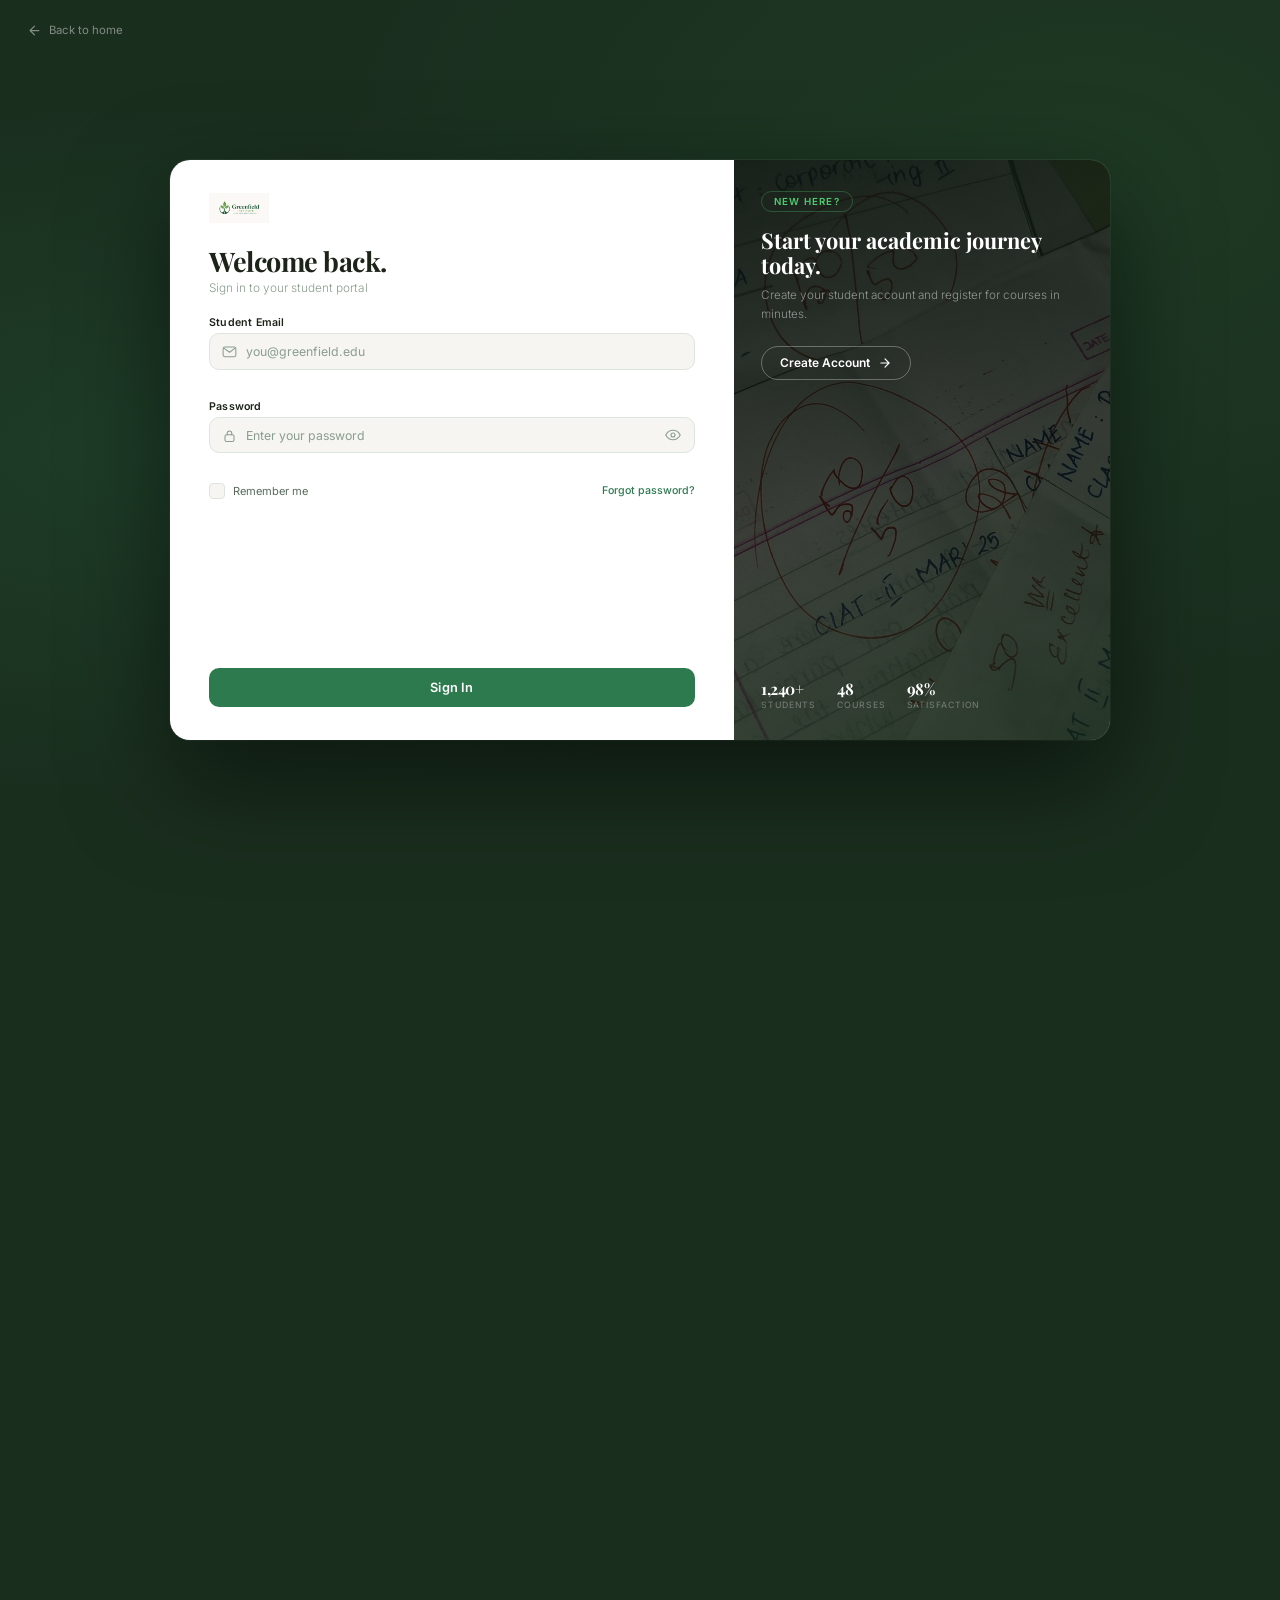
<file: admin/dashboard.html>
<!DOCTYPE html>
<html lang="en">
<head>
  <meta charset="UTF-8"/>
  <meta name="viewport" content="width=device-width, initial-scale=1.0"/>
  <title>Overview &mdash; Greenfield Admin</title>
  <link rel="preconnect" href="https://fonts.googleapis.com">
  <link rel="preconnect" href="https://fonts.gstatic.com" crossorigin>
  <link href="https://fonts.googleapis.com/css2?family=Playfair+Display:ital,wght@0,600;0,700;0,800;1,600&family=Inter:wght@300;400;500;600&display=swap" rel="stylesheet">
  <link rel="stylesheet" href="../css/dashboard.css"/>
</head>
<body class="dash-body" data-role="admin" data-admin-page="overview">

  <div class="dash-layout">
    <aside class="dash-sidebar admin-sidebar">
      <div class="sidebar-brand">
        <a href="../index.html">
          <img src="../images/logo.png" alt="Greenfield Institute"/>
        </a>
        <p class="sidebar-role">Administration</p>
      </div>
      <nav class="sidebar-nav">
        <a href="dashboard.html" class="active">
          <svg viewBox="0 0 20 20" fill="none" stroke="currentColor" stroke-width="1.4"><rect x="2" y="2" width="7" height="7" rx="1.5"/><rect x="11" y="2" width="7" height="4" rx="1.5"/><rect x="11" y="9" width="7" height="9" rx="1.5"/><rect x="2" y="12" width="7" height="6" rx="1.5"/></svg>
          Overview
        </a>
        <a href="manage-courses.html">
          <svg viewBox="0 0 20 20" fill="none" stroke="currentColor" stroke-width="1.4"><path d="M3 5h14M3 10h14M3 15h9" stroke-linecap="round"/></svg>
          Manage Courses
        </a>
        <a href="registrations.html">
          <svg viewBox="0 0 20 20" fill="none" stroke="currentColor" stroke-width="1.4"><rect x="3" y="4" width="14" height="13" rx="2"/><path d="M7 4V2M13 4V2M3 9h14" stroke-linecap="round"/></svg>
          Registrations
        </a>
      </nav>
      <div class="sidebar-footer">
        <div class="sidebar-user">
          <span id="adminName">Admin</span>
          <a href="../php/logout.php" class="sidebar-signout">Sign Out</a>
        </div>
      </div>
    </aside>

    <main class="dash-main">
      <header class="dash-topbar">
        <div class="page-topbar" style="width:100%;margin:0;padding:0;border:none">
          <h1>Overview</h1>
          <p class="topbar-date" id="topbarDate"></p>
        </div>
      </header>

      <div class="dash-content">
        <div id="overviewError" class="section-error" hidden></div>

        <div style="display:flex;justify-content:flex-end;margin-bottom:1.25rem">
          <button type="button" class="btn-outline" id="btnExportXml">Export as XML</button>
        </div>

        <div class="admin-stats-editorial" data-scroll-reveal>
          <article class="stat-card stat-featured">
            <div class="stat-icon">
              <svg viewBox="0 0 24 24" fill="none" stroke-width="1.5"><circle cx="9" cy="8" r="3.5"/><path d="M3 20c0-3.5 2.5-5.5 6-5.5s6 2 6 5.5"/></svg>
            </div>
            <p class="stat-label">Total Students</p>
            <p class="stat-value" id="statStudents" data-count="0">0</p>
          </article>
          <div class="stat-stack">
            <article class="stat-card stat-compact">
              <div class="stat-icon">
                <svg viewBox="0 0 24 24" fill="none" stroke-width="1.5"><rect x="4" y="5" width="16" height="14" rx="2"/><path d="M8 5V3M16 5V3M4 11h16" stroke-linecap="round"/></svg>
              </div>
              <div class="stat-body">
                <p class="stat-label">Total Courses</p>
                <p class="stat-value" id="statCourses" data-count="0">0</p>
              </div>
            </article>
            <article class="stat-card stat-compact">
              <div class="stat-icon">
                <svg viewBox="0 0 24 24" fill="none" stroke-width="1.5"><path d="M6 6h12v12H6z"/><path d="M9 12l2 2 4-4" stroke-linecap="round" stroke-linejoin="round"/></svg>
              </div>
              <div class="stat-body">
                <p class="stat-label">Registrations</p>
                <p class="stat-value" id="statRegs" data-count="0">0</p>
              </div>
            </article>
            <article class="stat-card stat-compact">
              <div class="stat-icon">
                <svg viewBox="0 0 24 24" fill="none" stroke-width="1.5"><path d="M4 18V8l8-4 8 4v10"/><path d="M9 18v-6h6v6"/></svg>
              </div>
              <div class="stat-body">
                <p class="stat-label">Departments</p>
                <p class="stat-value" id="statDepts" data-count="0">0</p>
              </div>
            </article>
          </div>
        </div>

        <section class="panel" data-scroll-reveal>
          <div class="panel-head">
            <h3>Enrollment Capacity</h3>
          </div>
          <div class="capacity-list" id="capacityList">
            <p class="table-empty">Loading courses...</p>
          </div>
        </section>

        <section class="panel" data-scroll-reveal>
          <div class="panel-head">
            <h3>Recent Registrations</h3>
          </div>
          <table class="data-table">
            <thead>
              <tr>
                <th>Student</th>
                <th>Course</th>
                <th>Department</th>
                <th>Date Enrolled</th>
              </tr>
            </thead>
            <tbody id="recentRegsBody">
              <tr><td colspan="4" class="table-empty">Loading...</td></tr>
            </tbody>
          </table>
        </section>
      </div>
    </main>
  </div>

  <div id="dashToast" class="toast" role="status"></div>
  <script src="../js/animations.js"></script>
  <script src="../js/dashboard.js"></script>
</body>
</html>
</file>
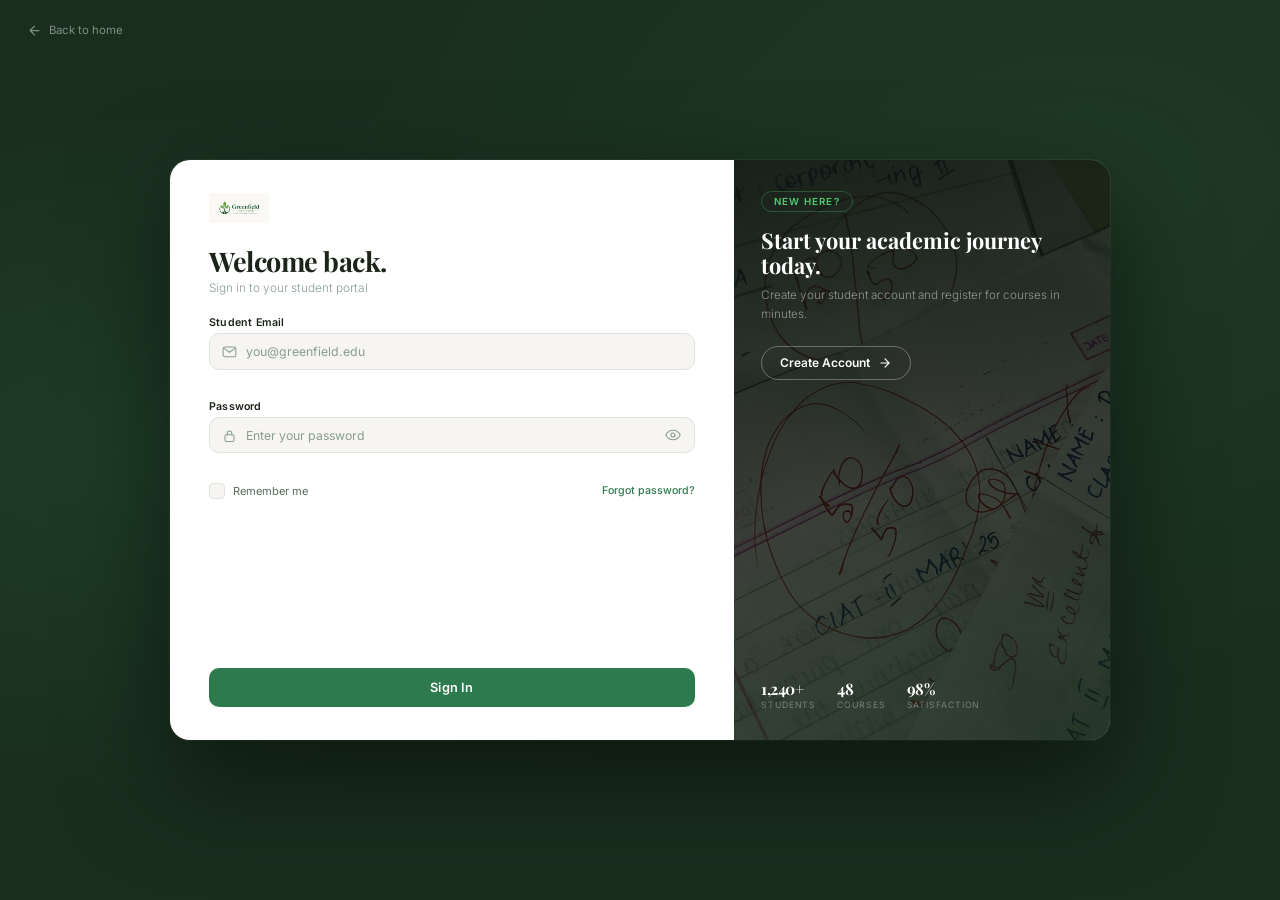
<file: admin/manage-courses.html>
<!DOCTYPE html>
<html lang="en">
<head>
  <meta charset="UTF-8"/>
  <meta name="viewport" content="width=device-width, initial-scale=1.0"/>
  <title>Manage Courses &mdash; Greenfield Admin</title>
  <link rel="preconnect" href="https://fonts.googleapis.com">
  <link rel="preconnect" href="https://fonts.gstatic.com" crossorigin>
  <link href="https://fonts.googleapis.com/css2?family=Playfair+Display:ital,wght@0,600;0,700;0,800;1,600&family=Inter:wght@300;400;500;600&display=swap" rel="stylesheet">
  <link rel="stylesheet" href="../css/dashboard.css"/>
</head>
<body class="dash-body" data-role="admin" data-admin-page="courses">

  <div class="dash-layout">
    <aside class="dash-sidebar admin-sidebar">
      <div class="sidebar-brand">
        <a href="../index.html">
          <img src="../images/logo.png" alt="Greenfield Institute"/>
        </a>
        <p class="sidebar-role">Administration</p>
      </div>
      <nav class="sidebar-nav">
        <a href="dashboard.html">
          <svg viewBox="0 0 20 20" fill="none" stroke="currentColor" stroke-width="1.4"><rect x="2" y="2" width="7" height="7" rx="1.5"/><rect x="11" y="2" width="7" height="4" rx="1.5"/><rect x="11" y="9" width="7" height="9" rx="1.5"/><rect x="2" y="12" width="7" height="6" rx="1.5"/></svg>
          Overview
        </a>
        <a href="manage-courses.html" class="active">
          <svg viewBox="0 0 20 20" fill="none" stroke="currentColor" stroke-width="1.4"><path d="M3 5h14M3 10h14M3 15h9" stroke-linecap="round"/></svg>
          Manage Courses
        </a>
        <a href="registrations.html">
          <svg viewBox="0 0 20 20" fill="none" stroke="currentColor" stroke-width="1.4"><rect x="3" y="4" width="14" height="13" rx="2"/><path d="M7 4V2M13 4V2M3 9h14" stroke-linecap="round"/></svg>
          Registrations
        </a>
      </nav>
      <div class="sidebar-footer">
        <div class="sidebar-user">
          <span id="adminName">Admin</span>
          <a href="../php/logout.php" class="sidebar-signout">Sign Out</a>
        </div>
      </div>
    </aside>

    <main class="dash-main">
      <header class="dash-topbar">
        <div class="page-topbar" style="width:100%;margin:0;padding:0;border:none">
          <h1>Manage Courses</h1>
          <p class="topbar-date" id="topbarDate"></p>
        </div>
      </header>

      <div class="dash-content">
        <div id="coursesError" class="section-error" hidden></div>

        <div class="page-header-row">
          <h2>Course Catalogue</h2>
          <button type="button" class="btn-primary" id="btnAddCourse">Add Course</button>
        </div>

        <section class="panel">
          <div class="course-form-panel" id="addCoursePanel">
            <form class="course-form" id="addCourseForm">
              <div class="form-field">
                <label for="addTitle">Course Title</label>
                <input type="text" id="addTitle" name="title" required/>
              </div>
              <div class="form-field">
                <label for="addCode">Course Code</label>
                <input type="text" id="addCode" name="code" required placeholder="SCI-101"/>
              </div>
              <div class="form-field">
                <label for="addDept">Department</label>
                <input type="text" id="addDept" name="department" required/>
              </div>
              <div class="form-field">
                <label for="addInstructor">Instructor</label>
                <input type="text" id="addInstructor" name="instructor" required/>
              </div>
              <div class="form-field">
                <label for="addCredits">Credits</label>
                <input type="number" id="addCredits" name="credits" min="1" max="12" value="3" required/>
              </div>
              <div class="form-field">
                <label for="addCapacity">Capacity</label>
                <input type="number" id="addCapacity" name="capacity" min="1" max="500" value="30" required/>
              </div>
              <div class="form-field full">
                <label for="addDesc">Description</label>
                <textarea id="addDesc" name="description"></textarea>
              </div>
              <div class="form-actions">
                <button type="submit" class="btn-primary">Save Course</button>
                <button type="button" class="btn-cancel-link" id="btnCancelAdd">Cancel</button>
              </div>
            </form>
          </div>

          <table class="data-table">
            <thead>
              <tr>
                <th>Code</th>
                <th>Title</th>
                <th>Department</th>
                <th>Instructor</th>
                <th>Credits</th>
                <th>Enrolled / Capacity</th>
                <th>Actions</th>
              </tr>
            </thead>
            <tbody id="coursesTableBody">
              <tr><td colspan="7" class="table-empty">Loading...</td></tr>
            </tbody>
          </table>
        </section>
      </div>
    </main>
  </div>

  <div id="dashToast" class="toast" role="status"></div>
  <script src="../js/animations.js"></script>
  <script src="../js/dashboard.js"></script>
</body>
</html>
</file>
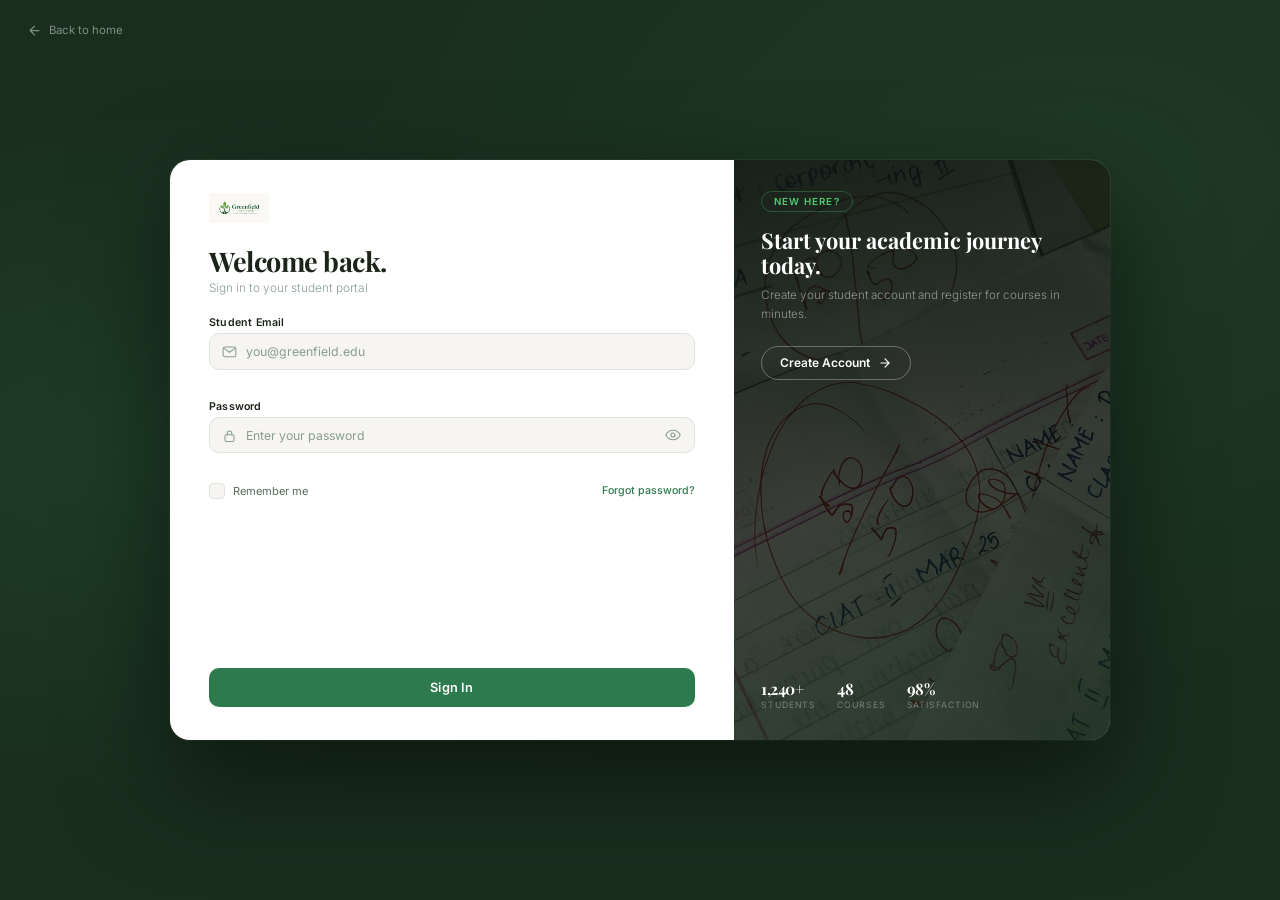
<file: admin/registrations.html>
<!DOCTYPE html>
<html lang="en">
<head>
  <meta charset="UTF-8"/>
  <meta name="viewport" content="width=device-width, initial-scale=1.0"/>
  <title>Registrations &mdash; Greenfield Admin</title>
  <link rel="preconnect" href="https://fonts.googleapis.com">
  <link rel="preconnect" href="https://fonts.gstatic.com" crossorigin>
  <link href="https://fonts.googleapis.com/css2?family=Playfair+Display:ital,wght@0,600;0,700;0,800;1,600&family=Inter:wght@300;400;500;600&display=swap" rel="stylesheet">
  <link rel="stylesheet" href="../css/dashboard.css"/>
</head>
<body class="dash-body" data-role="admin" data-admin-page="registrations">

  <div class="dash-layout">
    <aside class="dash-sidebar admin-sidebar">
      <div class="sidebar-brand">
        <a href="../index.html">
          <img src="../images/logo.png" alt="Greenfield Institute"/>
        </a>
        <p class="sidebar-role">Administration</p>
      </div>
      <nav class="sidebar-nav">
        <a href="dashboard.html">
          <svg viewBox="0 0 20 20" fill="none" stroke="currentColor" stroke-width="1.4"><rect x="2" y="2" width="7" height="7" rx="1.5"/><rect x="11" y="2" width="7" height="4" rx="1.5"/><rect x="11" y="9" width="7" height="9" rx="1.5"/><rect x="2" y="12" width="7" height="6" rx="1.5"/></svg>
          Overview
        </a>
        <a href="manage-courses.html">
          <svg viewBox="0 0 20 20" fill="none" stroke="currentColor" stroke-width="1.4"><path d="M3 5h14M3 10h14M3 15h9" stroke-linecap="round"/></svg>
          Manage Courses
        </a>
        <a href="registrations.html" class="active">
          <svg viewBox="0 0 20 20" fill="none" stroke="currentColor" stroke-width="1.4"><rect x="3" y="4" width="14" height="13" rx="2"/><path d="M7 4V2M13 4V2M3 9h14" stroke-linecap="round"/></svg>
          Registrations
        </a>
      </nav>
      <div class="sidebar-footer">
        <div class="sidebar-user">
          <span id="adminName">Admin</span>
          <a href="../php/logout.php" class="sidebar-signout">Sign Out</a>
        </div>
      </div>
    </aside>

    <main class="dash-main">
      <header class="dash-topbar">
        <div class="page-topbar" style="width:100%;margin:0;padding:0;border:none">
          <h1>Registrations</h1>
          <p class="topbar-date" id="topbarDate"></p>
        </div>
      </header>

      <div class="dash-content">
        <div id="regsError" class="section-error" hidden></div>

        <dl class="summary-strip">
          <div>
            <dt>Total Registrations</dt>
            <dd id="sumTotal">0</dd>
          </div>
          <div>
            <dt>Most Popular Course</dt>
            <dd id="sumPopular">—</dd>
          </div>
          <div>
            <dt>Departments Represented</dt>
            <dd id="sumDepts">0</dd>
          </div>
        </dl>

        <section class="panel">
          <div class="export-strip">
            <button type="button" class="btn-outline" id="btnExportXmlRegs">Export as XML</button>
          </div>

          <div class="filter-bar">
            <input type="search" id="regSearch" placeholder="Search by student or course name..." aria-label="Search registrations"/>
            <select id="regDeptFilter" aria-label="Filter by department">
              <option value="">All departments</option>
            </select>
          </div>

          <table class="data-table" id="regsTable">
            <thead>
              <tr>
                <th class="sortable" data-sort="student">Student Name <span class="sort-arrow">↕</span></th>
                <th class="sortable" data-sort="student_id">Student ID <span class="sort-arrow">↕</span></th>
                <th class="sortable" data-sort="course">Course Title <span class="sort-arrow">↕</span></th>
                <th class="sortable" data-sort="department">Department <span class="sort-arrow">↕</span></th>
                <th class="sortable" data-sort="credits">Credits <span class="sort-arrow">↕</span></th>
                <th class="sortable" data-sort="registered_at">Date Enrolled <span class="sort-arrow active">▼</span></th>
              </tr>
            </thead>
            <tbody id="regsTableBody">
              <tr><td colspan="6" class="table-empty">Loading...</td></tr>
            </tbody>
          </table>
        </section>
      </div>
    </main>
  </div>

  <div id="dashToast" class="toast" role="status"></div>
  <script src="../js/animations.js"></script>
  <script src="../js/dashboard.js"></script>
</body>
</html>
</file>
<file: css/landing.css>
@import url('https://fonts.googleapis.com/css2?family=Inter:wght@300;400;500;600;700&family=Lora:ital,wght@0,500;0,600;0,700;1,500;1,600&display=swap');

:root {
  --forest:     #1a2e1e;
  --forest-mid: #2d4a32;
  --accent:     #2d7a4e;
  --accent-br:  #4ecb71;
  --white:      #ffffff;
  --off-white:  #f6f5f2;
  --dark:       #111814;
  --dark-2:     #172019;
  --border-lt:  #e2e8e4;
  --border-dk:  rgba(255,255,255,0.07);
  --text:       #1c2419;
  --text-mid:   #4e5e52;
  --font-serif: 'Lora', Georgia, serif;
  --font-sans:  'Inter', system-ui, sans-serif;
  --radius:     12px;
  --container:  1140px;
  --sh-sm:      0 1px 8px rgba(0,0,0,0.06);
  --sh-md:      0 6px 24px rgba(0,0,0,0.1);
}

*, *::before, *::after { margin:0; padding:0; box-sizing:border-box; }
html { scroll-behavior:smooth; font-size:15px; }

body {
  background: var(--white);
  color: var(--text);
  font-family: var(--font-sans);
  line-height: 1.6;
  overflow-x: hidden;
  -webkit-font-smoothing: antialiased;
}

.container { max-width:var(--container); margin:0 auto; padding:0 2rem; }
.clr-green { color:var(--accent); }



#navbar {
  position: fixed;
  top: 0; left: 0; right: 0;
  z-index: 600;
  background: rgba(15, 24, 18, 0.45);
  backdrop-filter: blur(18px);
  -webkit-backdrop-filter: blur(18px);
  border-bottom: 1px solid rgba(255,255,255,0.1);
  transition: background .35s, border-color .35s;
}

#navbar.solid {
  background: rgba(255,255,255,0.96);
  border-color: var(--border-lt);
  box-shadow: var(--sh-sm);
}

.nav-inner {
  max-width: var(--container);
  margin: 0 auto;
  padding: 0 2rem;
  height: 60px;
  display: flex;
  align-items: center;
  gap: 1.5rem;
}

.logo {
  display: flex; align-items: center;
  text-decoration: none;
  flex-shrink: 0;
}

.logo-img {
  height: 36px;
  width: auto;
  display: block;
  filter: brightness(0) invert(1);
  transition: filter .25s;
}
#navbar.solid .logo-img { filter: none; }

.logo-img-footer {
  height: 28px;
  filter: brightness(0) invert(1);
  opacity: 0.55;
}

.nav-links { display:flex; gap:1.6rem; margin-left:auto; }
.nav-links a {
  color: rgba(255,255,255,0.75);
  text-decoration: none;
  font-size: 0.82rem;
  font-weight: 400;
  transition: color .2s;
}
.nav-links a:hover { color:#fff; }
#navbar.solid .nav-links a { color:var(--text-mid); }
#navbar.solid .nav-links a:hover { color:var(--text); }

.nav-actions { display:flex; align-items:center; gap:.5rem; margin-left:1.4rem; }

.nav-signin {
  color: rgba(255,255,255,0.75);
  text-decoration: none;
  font-size: 0.82rem;
  padding: .38rem .85rem;
  border-radius: 50px;
  transition: color .2s;
}
.nav-signin:hover { color:#fff; }
#navbar.solid .nav-signin { color:var(--text-mid); }

.nav-apply {
  background: rgba(255,255,255,0.15);
  border: 1px solid rgba(255,255,255,0.3);
  color: #fff;
  text-decoration: none;
  font-size: 0.82rem;
  font-weight: 600;
  padding: .4rem 1.1rem;
  border-radius: 50px;
  transition: background .2s, border-color .2s, color .2s, transform .2s;
}
.nav-apply:hover { background:rgba(255,255,255,0.25); transform:translateY(-1px); }
#navbar.solid .nav-apply { background:var(--accent); border-color:var(--accent); color:#fff; }
#navbar.solid .nav-apply:hover { background:var(--forest-mid); }



.hero {
  position: relative;
  min-height: 100vh;
  display: flex;
  align-items: center;
  background-image: url('../images/hero-bg.jpg');
  background-size: cover;
  background-position: center;
  background-attachment: fixed;
}

.hero::after {
  content:'';
  position:absolute; inset:0;
  background: linear-gradient(
    135deg,
    rgba(12,20,14,0.92) 0%,
    rgba(12,20,14,0.78) 55%,
    rgba(12,20,14,0.45) 100%
  );
  z-index:1;
}

.hero-inner {
  position: relative;
  z-index: 2;
  width: 100%;
  max-width: var(--container);
  margin: 0 auto;
  padding: 6rem 2rem 4rem;
  display: grid;
  grid-template-columns: 1fr 1fr;
  align-items: center;
  gap: 4rem;
}

.hero-content {
  display: flex;
  flex-direction: column;
  align-items: flex-start;
}

.hero-mosaic {
  position: relative;
  height: 460px;
  display: flex;
  align-items: center;
  justify-content: center;
}

.slice-wrap {
  position: relative;
  width: 400px;
  height: 400px;
  flex-shrink: 0;
}

.slice {
  position: absolute;
  border-radius: 16px;
  background-image: url('../images/image6.jpg');
  background-size: 380px 380px;
  filter: brightness(0.78) saturate(0.85);
}

.slice-top-left {
  top: 0; left: 0;
  width: 178px;
  height: 178px;
  background-position: 0px 0px;
}

.slice-top-right {
  top: 0; right: 0;
  width: 178px;
  height: 178px;
  background-position: -202px 0px;
}

.slice-bot-left {
  bottom: 0; left: 0;
  width: 178px;
  height: 178px;
  background-position: 0px -202px;
}

.slice-bot-right {
  bottom: 0; right: 0;
  width: 178px;
  height: 178px;
  background-position: -202px -202px;
}

.slice-center {
  position: absolute;
  top: 50%;
  left: 50%;
  transform: translate(-50%, -50%);
  width: 148px;
  height: 195px;
  border-radius: 16px;
  overflow: hidden;
  z-index: 2;
  box-shadow: 0 16px 48px rgba(0,0,0,0.5);
  border: 3px solid rgba(255,255,255,0.15);
}

.slice-center-img {
  width: 100%;
  height: 100%;
  object-fit: cover;
  object-position: center top;
  display: block;
}

.mosaic-dots {
  position: absolute;
  bottom: 10px;
  left: -18px;
  width: 90px;
  height: 90px;
  background-image: radial-gradient(circle, rgba(78,203,113,0.5) 1.5px, transparent 1.5px);
  background-size: 13px 13px;
  z-index: 0;
  pointer-events: none;
}

.hero-eyebrow {
  display: inline-flex;
  align-items: center;
  gap: 8px;
  color: var(--accent-br);
  font-size: 0.68rem;
  font-weight: 500;
  letter-spacing: 1.6px;
  text-transform: uppercase;
  margin-bottom: 1.2rem;
}

.eyebrow-dot {
  width:6px; height:6px;
  background:var(--accent-br);
  border-radius:50%;
  display:block;
  animation: pulse 2.5s ease infinite;
}

.hero-h1 {
  font-family: var(--font-serif);
  font-size: clamp(2.4rem, 5vw, 4.4rem);
  font-weight: 600;
  line-height: 1.15;
  letter-spacing: -0.015em;
  color: #fff;
  margin-bottom: 1.2rem;
  max-width: 680px;
}

.hero-h1 em { font-style:italic; color:var(--accent-br); font-weight: 500; }

.hero-para {
  font-size: 0.95rem;
  color: rgba(255,255,255,0.65);
  font-weight: 400;
  line-height: 1.75;
  max-width: 520px;
  margin-bottom: .8rem;
}

.hero-type-line {
  font-size: 0.88rem;
  color: rgba(255,255,255,0.5);
  font-weight: 300;
  min-height: 1.4rem;
  margin-bottom: 2rem;
}

.cursor {
  display:inline-block;
  color:var(--accent-br);
  animation:blink .85s step-end infinite;
  margin-left:1px;
}

.hero-ctas {
  display:flex; align-items:center;
  gap:.9rem; flex-wrap:wrap;
  margin-bottom: 2.5rem;
}

.btn-white {
  background:#fff; color:var(--forest);
  text-decoration:none;
  font-size:0.85rem; font-weight:600;
  padding:.75rem 1.8rem; border-radius:50px;
  transition: background .2s, transform .2s, box-shadow .2s;
  display:inline-block;
}
.btn-white:hover { background:var(--off-white); transform:translateY(-2px); box-shadow:0 8px 20px rgba(0,0,0,0.18); }

.btn-ghost-white {
  display:inline-block;
  color:rgba(255,255,255,0.85);
  text-decoration:none;
  font-size:0.85rem;
  font-weight: 500;
  border:1px solid rgba(255,255,255,0.25);
  padding:.72rem 1.6rem; border-radius:50px;
  transition: color .2s, border-color .2s, background .2s;
}
.btn-ghost-white:hover { color:#fff; border-color:rgba(255,255,255,.45); background:rgba(255,255,255,.06); }

.hero-stats {
  display:flex; align-items:center;
  gap:1.6rem; flex-wrap:wrap;
}

.hstat { display:flex; flex-direction:column; }
.hstat strong {
  font-family:var(--font-sans);
  font-size:1.4rem; font-weight:700;
  color:#fff; letter-spacing:-0.5px; line-height:1;
}
.hstat span {
  font-size:0.65rem; color:rgba(255,255,255,0.4);
  letter-spacing:.8px; text-transform:uppercase; margin-top:5px;
}
.hstat-sep { width:1px; height:26px; background:rgba(255,255,255,0.15); }

.hero-ticker {
  position:absolute; bottom:1.8rem; right:2rem; z-index:3;
  display:flex; align-items:center; gap:8px;
  background:rgba(255,255,255,0.1);
  backdrop-filter:blur(12px);
  border:1px solid rgba(255,255,255,0.18);
  border-radius:50px;
  padding:.48rem .95rem .48rem .6rem;
}

.tp-dot { width:7px; height:7px; background:var(--accent-br); border-radius:50%; flex-shrink:0; animation:pulse 2s ease infinite; }
#tickerText { font-size:0.72rem; color:rgba(255,255,255,0.82); white-space:nowrap; transition:opacity .28s,transform .28s; }



[data-anim] { opacity:0; transform:translateY(22px); }

[data-anim].visible { animation: fadeUp .65s ease forwards; }

[data-anim][data-delay="1"].visible { animation-delay:.1s; }
[data-anim][data-delay="2"].visible { animation-delay:.22s; }
[data-anim][data-delay="3"].visible { animation-delay:.34s; }
[data-anim][data-delay="4"].visible { animation-delay:.46s; }
[data-anim][data-delay="5"].visible { animation-delay:.58s; }

.hero-para[data-anim].visible {
  animation: paraReveal .8s cubic-bezier(0.16,1,0.3,1) .22s forwards;
}



.marquee-strip {
  background:var(--forest);
  overflow:hidden;
  padding:.65rem 0;
  border-top:1px solid rgba(255,255,255,0.06);
  border-bottom:1px solid rgba(255,255,255,0.06);
}

.marquee-track {
  display:flex; align-items:center;
  gap:1.8rem; width:max-content;
  animation:marquee 28s linear infinite;
}

.marquee-track span {
  font-size:0.67rem; font-weight:500;
  letter-spacing:1.2px; text-transform:uppercase;
  color:rgba(255,255,255,0.32); white-space:nowrap;
}
.msep { color:var(--accent-br) !important; font-size:0.45rem !important; }



.section { padding:5.5rem 0; }
.sec-light   { background:var(--white); }
.sec-offwhite{ background:var(--off-white); }
.sec-dark    { background:var(--dark); }

.sec-head {
  display:flex; align-items:flex-start;
  justify-content:space-between;
  gap:3rem; margin-bottom:3.5rem;
}

.sec-head-right { flex:1; max-width:360px; }

.eyebrow {
  display:inline-flex; align-items:center; gap:8px;
  font-size:0.67rem; font-weight:600;
  letter-spacing:1.8px; text-transform:uppercase; margin-bottom:.65rem;
}
.eyebrow::before { content:''; width:16px; height:1.5px; display:block; }
.eyebrow-green { color:var(--accent); }
.eyebrow-green::before { background:var(--accent); }
.eyebrow-bright { color:var(--accent-br); }
.eyebrow-bright::before { background:var(--accent-br); }

.sec-h2 {
  font-family:var(--font-serif);
  font-size:clamp(1.7rem,2.8vw,2.6rem);
  font-weight:600;
  letter-spacing:-0.5px;
  line-height:1.2;
  color:var(--text);
}

.sec-desc {
  font-size:0.88rem; color:var(--text-mid);
  line-height:1.72; font-weight:400; margin-bottom:.9rem;
}

.link-arrow {
  color:var(--accent); text-decoration:none;
  font-size:0.82rem; font-weight:600;
  border-bottom:1px solid var(--border-lt); padding-bottom:1px;
  transition:border-color .2s;
}
.link-arrow:hover { border-color:var(--accent); }



.about-split { overflow: hidden; }

.about-perks {
  display: grid;
  grid-template-columns: repeat(3, 1fr);
  gap: 1px;
  background: var(--border-lt);
  border: 1px solid var(--border-lt);
  border-radius: var(--radius);
  overflow: hidden;
  margin-bottom: 4rem;
}

.aperk {
  display: flex;
  align-items: flex-start;
  gap: .9rem;
  padding: 1.4rem 1.6rem;
  background: var(--white);
  transition: background .25s;
}

.aperk:hover { background: #f9fdfb; }

.aperk-icon {
  width: 38px; height: 38px; flex-shrink: 0;
  background: #edf7f1;
  border-radius: 10px;
  display: flex; align-items: center; justify-content: center;
  padding: 8px;
}
.aperk-icon svg { width: 100%; height: 100%; }

.aperk strong {
  display: block;
  font-size: 0.85rem; font-weight: 600;
  color: var(--text); margin-bottom: .2rem;
}
.aperk p { font-size: 0.76rem; color: var(--text-mid); line-height: 1.6; }

.about-body {
  display: grid;
  grid-template-columns: 1fr 1fr;
  gap: 5rem;
  align-items: center;
}

.about-img-col {
  position: relative;
  height: 500px;
}

.about-img-back {
  position: absolute;
  top: 0; right: 0;
  width: 78%;
  height: 78%;
  border-radius: 16px;
  overflow: hidden;
  box-shadow: var(--sh-md);
}

.about-img-rear {
  width: 100%; height: 100%;
  object-fit: cover; display: block;
}

.about-img-front {
  position: absolute;
  bottom: 0; left: 0;
  width: 65%;
  height: 68%;
  border-radius: 16px;
  overflow: hidden;
  border: 4px solid var(--white);
  box-shadow: 0 12px 40px rgba(0,0,0,0.14);
  z-index: 2;
}

.about-img-fwd {
  width: 100%; height: 100%;
  object-fit: cover; display: block;
}

.about-badge {
  position: absolute;
  bottom: 28%;
  right: -10px;
  background: var(--accent);
  color: #fff;
  border-radius: 14px;
  padding: .9rem 1.2rem;
  text-align: center;
  z-index: 3;
  box-shadow: 0 8px 24px rgba(45,122,78,0.35);
  min-width: 80px;
}

.about-badge-num {
  display: block;
  font-family: var(--font-sans);
  font-size: 1.8rem; font-weight: 800;
  letter-spacing: -1px; line-height: 1;
  margin-bottom: 3px;
}

.about-badge span {
  font-size: 0.62rem;
  text-transform: uppercase;
  letter-spacing: .8px;
  opacity: .75;
}

.about-dot-grid {
  position: absolute;
  bottom: -12px; left: -12px;
  width: 100px; height: 100px;
  background-image: radial-gradient(circle, rgba(45,122,78,0.3) 1.5px, transparent 1.5px);
  background-size: 14px 14px;
  z-index: 0;
  pointer-events: none;
}

.about-text-col { display: flex; flex-direction: column; }

.about-lead {
  font-size: 0.92rem;
  color: var(--text-mid);
  line-height: 1.8;
  margin: 1rem 0 1.8rem;
  max-width: 440px;
}

.about-checklist {
  list-style: none;
  display: flex;
  flex-direction: column;
  gap: 1.1rem;
  margin-bottom: 2rem;
}

.about-checklist li {
  display: flex;
  align-items: flex-start;
  gap: .85rem;
}

.achk-dot {
  width: 20px; height: 20px; flex-shrink: 0;
  background: #edf7f1;
  border-radius: 50%;
  margin-top: 2px;
  display: flex; align-items: center; justify-content: center;
  position: relative;
}

.achk-dot::after {
  content: '';
  width: 7px; height: 7px;
  background: var(--accent);
  border-radius: 50%;
  position: absolute;
}

.about-checklist strong {
  display: block;
  font-size: 0.84rem; font-weight: 600;
  color: var(--text); margin-bottom: .2rem;
}

.about-checklist p {
  font-size: 0.76rem;
  color: var(--text-mid);
  line-height: 1.6;
}

.about-actions {
  display: flex;
  align-items: center;
  gap: 1.4rem;
}

.about-link-courses {
  color: var(--accent);
  text-decoration: none;
  font-size: 0.83rem;
  font-weight: 600;
  border-bottom: 1px solid var(--border-lt);
  padding-bottom: 1px;
  transition: border-color .2s;
}
.about-link-courses:hover { border-color: var(--accent); }



.why-layout {
  display:grid;
  grid-template-columns:1fr 1fr;
  gap:3rem;
  align-items:stretch;
}

.why-image-col { display:flex; flex-direction:column; gap:1rem; }

.why-img-wrap {
  flex:1;
  border-radius:var(--radius);
  overflow:hidden;
  min-height:320px;
  background:var(--forest);
  position:relative;
}

.why-img {
  width:100%; height:100%;
  object-fit:cover; display:block;
}

.why-img-wrap.img-fallback {
  background:linear-gradient(135deg,#1a2e1e 0%,#2d4a32 100%);
}

.why-img-stats {
  display:grid; grid-template-columns:repeat(3,1fr);
  gap:.8rem;
}

.wstat {
  background:var(--white);
  border:1px solid var(--border-lt);
  border-radius:var(--radius);
  padding:.9rem 1rem;
  text-align:center;
  box-shadow:var(--sh-sm);
}

.wstat strong {
  display:block;
  font-family:var(--font-serif);
  font-size:1.55rem; font-weight:700;
  color:var(--text); letter-spacing:-1px; line-height:1;
  margin-bottom:3px;
}

.wstat span { font-size:0.65rem; color:var(--text-mid); letter-spacing:.5px; text-transform:uppercase; }

.why-content-col { display:flex; flex-direction:column; justify-content:center; }

.why-cards { display:flex; flex-direction:column; gap:.75rem; margin-top:1.5rem; }

.why-card {
  background:var(--white);
  border:1px solid var(--border-lt);
  border-radius:var(--radius);
  padding:1.1rem 1.2rem;
  display:flex; align-items:flex-start; gap:1rem;
  box-shadow:var(--sh-sm);
  transition:transform .3s,box-shadow .3s,border-color .3s;
}
.why-card:hover { transform:translateY(-3px); box-shadow:var(--sh-md); border-color:#ccddd3; }

.why-card-icon {
  width:34px; height:34px; flex-shrink:0;
  background:var(--off-white);
  border-radius:8px; padding:6px;
}
.why-card-icon svg { width:100%; height:100%; }

.why-card h4 {
  font-family:var(--font-sans);
  font-size:0.85rem; font-weight:600;
  color:var(--text); margin-bottom:.25rem;
}

.why-card p { font-size:0.78rem; color:var(--text-mid); line-height:1.6; margin-bottom:.45rem; font-weight:300; }

.why-read-more {
  font-size:0.73rem; color:var(--accent);
  text-decoration:none; font-weight:500;
  transition:color .2s;
}
.why-read-more:hover { color:var(--forest-mid); }



.sec-fixed-bg {
  position:relative;
  background-image:url('../images/hero-2.jpg');
  background-size:cover;
  background-position:center;
  background-attachment:fixed;
}

.fixed-overlay {
  position:absolute; inset:0;
  background:rgba(10,18,12,0.83);
  z-index:1;
}

.feat-bento {
  display:grid;
  grid-template-columns:1.3fr 1fr 1fr;
  grid-template-rows:1fr 1fr;
  gap:1px;
  background:rgba(255,255,255,0.07);
  border-radius:var(--radius);
  overflow:hidden;
}

.fb { padding:2rem; }

.fb-tall { grid-row:1/3; }
.fb-wide { grid-column:2/4; }

.fb-dark {
  background:rgba(15,23,17,0.75);
  backdrop-filter:blur(6px);
  transition:background .3s;
}
.fb-dark:hover { background:rgba(20,30,22,0.85); }

.fb-accent { background:var(--accent-br); transition:background .3s; }
.fb-accent:hover { background:#3dba65; }

.fnum { font-size:0.63rem; color:rgba(255,255,255,0.18); letter-spacing:1.2px; display:block; margin-bottom:1.3rem; }
.ficon { width:36px; height:36px; margin-bottom:1rem; }
.ficon svg { width:100%; height:100%; }
.fb-dark h3 { font-family:var(--font-serif); font-size:0.95rem; font-weight:600; color:#fff; margin-bottom:.5rem; line-height:1.25; }
.fb-dark p { font-size:0.78rem; color:rgba(255,255,255,0.4); line-height:1.68; }
.flink-dark { display:inline-block; margin-top:1.2rem; font-size:0.75rem; font-weight:600; color:#0d0d0d; text-decoration:none; }



.stats-band {
  position: relative;
  background-image: url('../images/image4.jpg');
  background-size: cover;
  background-position: center;
  background-attachment: fixed;
  padding: 3.5rem 2rem;
}

.stats-band-overlay {
  position: absolute; inset: 0;
  background: rgba(10, 40, 20, 0.72);
}

.stats-band-inner {
  position: relative; z-index: 2;
  max-width: var(--container);
  margin: 0 auto;
  display: flex;
  align-items: center;
  justify-content: center;
  gap: 0;
}

.sband-item {
  flex: 1;
  display: flex;
  flex-direction: column;
  align-items: center;
  text-align: center;
  gap: 0;
  padding: 0 2rem;
}

.sband-badge {
  width: 52px; height: 52px;
  background: var(--accent);
  border-radius: 12px;
  display: flex; align-items: center; justify-content: center;
  margin-bottom: 1rem;
  box-shadow: 0 4px 16px rgba(45,122,78,0.35);
}
.sband-badge svg { width: 26px; height: 26px; }

.sband-num {
  font-family: var(--font-sans);
  font-size: clamp(2rem, 4vw, 3.2rem);
  font-weight: 800;
  color: #fff;
  letter-spacing: -2px;
  line-height: 1;
  display: inline;
}

.sband-plus {
  font-family: var(--font-sans);
  font-size: 1.4rem;
  font-weight: 700;
  color: var(--accent-br);
  vertical-align: super;
  margin-left: 2px;
}

.sband-label {
  font-size: 0.72rem;
  color: rgba(255,255,255,0.55);
  letter-spacing: 1px;
  text-transform: uppercase;
  margin-top: .5rem;
  font-weight: 500;
}

.sband-divider {
  width: 1px;
  height: 60px;
  background: rgba(255,255,255,0.12);
  flex-shrink: 0;
}



.tcarousel-head {
  display:flex; align-items:flex-end;
  justify-content:space-between;
  gap:2rem; margin-bottom:2.2rem;
}

.tcarousel-controls { display:flex; align-items:center; gap:.9rem; }

.tcar-btn {
  width:36px; height:36px; border-radius:50%;
  border:1px solid rgba(255,255,255,0.15);
  background:rgba(255,255,255,0.06);
  color:rgba(255,255,255,0.6);
  display:flex; align-items:center; justify-content:center;
  cursor:pointer;
  transition:border-color .2s,color .2s,background .2s;
}
.tcar-btn:hover { border-color:var(--accent-br); color:var(--accent-br); background:rgba(78,203,113,0.08); }

.tcar-dots { display:flex; gap:5px; align-items:center; }
.tdot {
  width:6px; height:6px; border-radius:50%;
  background:rgba(255,255,255,0.18); cursor:pointer;
  transition:background .2s,transform .2s;
}
.tdot.active { background:var(--accent-br); transform:scale(1.3); }

.tcar-track-wrap { overflow:hidden; border-radius:var(--radius); }

.tcar-track {
  display:flex;
  transition:transform .55s cubic-bezier(0.4,0,0.2,1);
}

.tslide {
  min-width:100%;
  display:grid;
  grid-template-columns:1.4fr 1fr;
  gap:1px;
  background:rgba(255,255,255,0.06);
  border-radius:var(--radius);
  overflow:hidden;
}

.tslide-inner {
  background:var(--dark-2);
  padding:2.2rem;
  display:flex; flex-direction:column; justify-content:space-between;
}

.tq {
  font-family:var(--font-serif);
  font-size:2.2rem; color:var(--accent-br);
  line-height:1; margin-bottom:1rem; opacity:.5;
}

.tslide-quote p {
  font-size:0.9rem; color:rgba(255,255,255,0.58);
  line-height:1.75; font-weight:300; margin-bottom:1.5rem;
}

.tslide-author { display:flex; align-items:center; gap:10px; }

.tavatar {
  width:34px; height:34px; border-radius:50%;
  display:flex; align-items:center; justify-content:center;
  font-size:0.63rem; font-weight:600; flex-shrink:0;
}

.tauthor-info { display:flex; flex-direction:column; }
.tauthor-info strong { font-size:0.82rem; font-weight:600; color:#fff; line-height:1.2; }
.tauthor-info span { font-size:0.67rem; color:rgba(255,255,255,0.28); margin-top:2px; }

.tslide-img-col {
  background:rgba(20,30,22,0.8);
  display:flex; flex-direction:column;
  justify-content:center; gap:.8rem; padding:2.2rem;
}

.tslide-stat-card {
  background:rgba(255,255,255,0.05);
  border:1px solid rgba(255,255,255,0.08);
  border-radius:10px; padding:1rem 1.2rem;
}

.tslide-stat-card strong {
  display:block;
  font-family:var(--font-serif);
  font-size:1.5rem; font-weight:700;
  color:var(--accent-br); letter-spacing:-0.5px;
  line-height:1; margin-bottom:3px;
}

.tslide-stat-card span { font-size:0.72rem; color:rgba(255,255,255,0.38); }



.sec-cta { background:var(--off-white); }

.cta-box { max-width:500px; margin:0 auto; text-align:center; }
.cta-h2 { margin:.7rem auto .9rem; text-align:center; }
.cta-sub { font-size:0.84rem; color:var(--text-mid); font-weight:300; line-height:1.72; margin-bottom:1.8rem; }

.cta-btns { display:flex; gap:.65rem; justify-content:center; flex-wrap:wrap; margin-bottom:1.1rem; }

.btn-green-lg {
  display:inline-block; background:var(--accent); color:#fff;
  text-decoration:none; font-size:0.85rem; font-weight:600;
  padding:.75rem 1.7rem; border-radius:50px;
  transition:background .2s,transform .2s,box-shadow .2s;
}
.btn-green-lg:hover { background:var(--forest-mid); transform:translateY(-2px); box-shadow:0 8px 22px rgba(45,122,78,0.2); }

.btn-outline-dark {
  display:inline-flex; align-items:center;
  color:var(--text-mid); text-decoration:none; font-size:0.85rem;
  border:1.5px solid var(--border-lt); padding:.72rem 1.5rem; border-radius:50px;
  transition:border-color .2s,color .2s;
}
.btn-outline-dark:hover { border-color:var(--accent); color:var(--accent); }

.cta-fine { font-size:0.7rem; color:#9aaa9e; letter-spacing:.2px; }



.site-footer { background:var(--dark); border-top:1px solid var(--border-dk); }

.footer-top { display:flex; justify-content:space-between; gap:4rem; padding:3rem 0 2rem; }

.footer-brand .logo { color:rgba(255,255,255,0.78); margin-bottom:.5rem; }
.footer-brand p { font-size:0.77rem; color:rgba(255,255,255,0.24); margin-top:.9rem; line-height:1.6; }

.footer-logo { display:inline-flex !important; }

.footer-cols { display:flex; gap:3rem; }
.fcol { display:flex; flex-direction:column; gap:.65rem; }
.fcol strong { font-size:0.7rem; font-weight:600; color:rgba(255,255,255,0.78); letter-spacing:.3px; margin-bottom:.2rem; }
.fcol a { color:rgba(255,255,255,0.24); text-decoration:none; font-size:0.77rem; transition:color .2s; }
.fcol a:hover { color:rgba(255,255,255,0.55); }

.footer-bar {
  display:flex; justify-content:space-between; align-items:center;
  padding:1.1rem 0; border-top:1px solid var(--border-dk);
  font-size:0.68rem; color:rgba(255,255,255,0.18);
}



[data-scroll-reveal] {
  opacity:0; transform:translateY(18px);
  transition:opacity .6s ease,transform .6s ease;
}
[data-scroll-reveal].revealed { opacity:1; transform:translateY(0); }



@keyframes fadeUp {
  from { opacity:0; transform:translateY(22px); }
  to   { opacity:1; transform:translateY(0); }
}

@keyframes paraReveal {
  from { opacity:0; transform:translateY(14px); clip-path:inset(0 0 100% 0); }
  to   { opacity:1; transform:translateY(0); clip-path:inset(0 0 0% 0); }
}

@keyframes blink {
  0%,100% { opacity:1; } 50% { opacity:0; }
}

@keyframes pulse {
  0%,100% { opacity:1; transform:scale(1); }
  50%      { opacity:.4; transform:scale(1.4); }
}

@keyframes marquee {
  from { transform:translateX(0); }
  to   { transform:translateX(-50%); }
}
</file>
<file: css/auth.css>
@import url('https://fonts.googleapis.com/css2?family=Playfair+Display:ital,wght@0,600;0,700;1,600&family=Inter:wght@300;400;500;600&display=swap');

:root {
  --forest:     #1a2e1e;
  --forest-mid: #2d4a32;
  --accent:     #2d7a4e;
  --accent-br:  #4ecb71;
  --white:      #ffffff;
  --off-white:  #f6f5f2;
  --text:       #1c2419;
  --text-mid:   #5a6b5e;
  --text-lt:    #8a9e8e;
  --border:     #dde5df;
  --border-f:   #2d7a4e;
  --error:      #c0392b;
  --success:    #2d7a4e;
  --font-serif: 'Playfair Display', Georgia, serif;
  --font-sans:  'Inter', system-ui, sans-serif;
  --radius:     20px;
  --radius-sm:  10px;
  --slide-dur:  0.6s;
}

*, *::before, *::after { margin:0; padding:0; box-sizing:border-box; }
html { font-size: 15px; }

body {
  min-height: 100vh;
  background: var(--forest);
  background-image:
    radial-gradient(ellipse at 15% 50%, rgba(45,122,78,0.2) 0%, transparent 55%),
    radial-gradient(ellipse at 85% 20%, rgba(78,203,113,0.07) 0%, transparent 50%);
  display: flex;
  align-items: center;
  justify-content: center;
  font-family: var(--font-sans);
  -webkit-font-smoothing: antialiased;
  padding: 1.5rem;
}

.back-home {
  position: fixed;
  top: 1.5rem;
  left: 1.8rem;
  display: flex;
  align-items: center;
  gap: 7px;
  color: rgba(255,255,255,0.45);
  text-decoration: none;
  font-size: 0.76rem;
  font-weight: 400;
  transition: color .2s;
  z-index: 100;
}
.back-home:hover { color: rgba(255,255,255,0.85); }

.auth-shell {
  width: min(940px, 100%);
  height: min(580px, 90vh);
  border-radius: var(--radius);
  overflow: hidden;
  box-shadow: 0 40px 100px rgba(0,0,0,0.5), 0 0 0 1px rgba(255,255,255,0.06);
  position: relative;
}

.auth-slider {
  display: flex;
  width: 200%;
  height: 100%;
  transition: transform var(--slide-dur) cubic-bezier(0.77, 0, 0.18, 1);
}

.auth-slider.show-register {
  transform: translateX(-50%);
}

.auth-pane {
  width: 50%;
  height: 100%;
  display: flex;
  flex-shrink: 0;
}

.form-side {
  flex: 1;
  background: var(--white);
  display: flex;
  flex-direction: column;
  padding: 2.2rem 2.6rem;
  overflow-y: auto;
  min-width: 0;
}

.image-side {
  width: 40%;
  flex-shrink: 0;
  position: relative;
  background-size: cover;
  background-position: center;
  display: flex;
  flex-direction: column;
  justify-content: space-between;
  padding: 2rem 1.8rem;
}

.image-side-left { order: -1; }

.image-overlay {
  position: absolute;
  inset: 0;
  background: linear-gradient(
    160deg,
    rgba(12,22,14,0.92) 0%,
    rgba(12,22,14,0.75) 55%,
    rgba(20,40,24,0.88) 100%
  );
}

.image-content {
  position: relative;
  z-index: 1;
}

.image-tag {
  display: inline-block;
  font-size: 0.65rem;
  font-weight: 600;
  letter-spacing: 1.2px;
  text-transform: uppercase;
  color: var(--accent-br);
  border: 1px solid rgba(78,203,113,0.3);
  border-radius: 50px;
  padding: .28rem .8rem;
  margin-bottom: 1rem;
}

.image-content h2 {
  font-family: var(--font-serif);
  font-size: 1.45rem;
  font-weight: 700;
  color: var(--white);
  line-height: 1.15;
  margin-bottom: .6rem;
}

.image-content p {
  font-size: 0.78rem;
  color: rgba(255,255,255,0.5);
  line-height: 1.65;
  margin-bottom: 1.4rem;
  font-weight: 300;
}

.btn-slide {
  display: inline-flex;
  align-items: center;
  gap: 8px;
  background: transparent;
  border: 1.5px solid rgba(255,255,255,0.3);
  color: #fff;
  font-family: var(--font-sans);
  font-size: 0.8rem;
  font-weight: 600;
  padding: .58rem 1.2rem;
  border-radius: 50px;
  cursor: pointer;
  transition: background .2s, border-color .2s;
}
.btn-slide:hover {
  background: rgba(255,255,255,0.1);
  border-color: rgba(255,255,255,0.55);
}

.image-stats {
  position: relative;
  z-index: 1;
  display: flex;
  gap: 1.4rem;
}

.istat { display: flex; flex-direction: column; }
.istat strong {
  font-family: var(--font-serif);
  font-size: 1.05rem;
  font-weight: 700;
  color: var(--white);
  letter-spacing: -0.5px;
  line-height: 1;
}
.istat span {
  font-size: 0.58rem;
  color: rgba(255,255,255,0.35);
  letter-spacing: .9px;
  text-transform: uppercase;
  margin-top: 3px;
}

.auth-logo {
  display: flex;
  align-items: center;
  text-decoration: none;
  margin-bottom: 1.6rem;
  flex-shrink: 0;
}

.auth-logo-img {
  height: 30px;
  width: auto;
  display: block;
}

.form-body {
  flex: 1;
  display: flex;
  flex-direction: column;
}

.form-title {
  font-family: var(--font-serif);
  font-size: 1.8rem;
  font-weight: 700;
  color: var(--text);
  letter-spacing: -0.5px;
  line-height: 1.1;
  margin-bottom: .3rem;
}

.form-sub {
  font-size: 0.79rem;
  color: var(--text-lt);
  font-weight: 300;
  margin-bottom: 1.4rem;
}

.auth-form {
  display: flex;
  flex-direction: column;
  gap: .85rem;
  flex: 1;
}

.fields-row {
  display: grid;
  grid-template-columns: 1fr 1fr;
  gap: .65rem;
}

.field-group {
  display: flex;
  flex-direction: column;
  gap: .28rem;
}

.field-group label {
  font-size: 0.71rem;
  font-weight: 600;
  color: var(--text);
  letter-spacing: .2px;
}

.field-wrap {
  position: relative;
  display: flex;
  align-items: center;
}

.field-icon {
  position: absolute;
  left: .85rem;
  width: 15px; height: 15px;
  color: var(--text-lt);
  flex-shrink: 0;
  pointer-events: none;
}

.field-wrap input {
  width: 100%;
  background: var(--off-white);
  border: 1.5px solid var(--border);
  border-radius: var(--radius-sm);
  padding: .65rem .85rem .65rem 2.4rem;
  font-family: var(--font-sans);
  font-size: 0.82rem;
  color: var(--text);
  outline: none;
  transition: border-color .2s, background .2s, box-shadow .2s;
}

.field-wrap input::placeholder { color: var(--text-lt); }

.field-wrap input:focus {
  background: var(--white);
  border-color: var(--border-f);
  box-shadow: 0 0 0 3px rgba(45,122,78,0.1);
}

.field-wrap input.has-error {
  border-color: var(--error);
  box-shadow: 0 0 0 3px rgba(192,57,43,0.08);
}

.field-wrap input.is-valid { border-color: var(--accent-br); }

.toggle-pass {
  position: absolute;
  right: .75rem;
  background: none;
  border: none;
  cursor: pointer;
  color: var(--text-lt);
  padding: .2rem;
  display: flex;
  align-items: center;
  transition: color .2s;
}
.toggle-pass:hover { color: var(--text-mid); }
.toggle-pass svg { width:16px; height:16px; }

.field-error {
  font-size: 0.67rem;
  color: var(--error);
  font-weight: 400;
  min-height: .85rem;
  display: block;
}

.form-row {
  display: flex;
  align-items: center;
  justify-content: space-between;
  gap: .5rem;
}

.check-label {
  display: flex;
  align-items: center;
  gap: .55rem;
  cursor: pointer;
  font-size: 0.74rem;
  color: var(--text-mid);
  user-select: none;
}

.check-label input[type="checkbox"] { display: none; }

.check-box {
  width: 16px; height: 16px;
  border: 1.5px solid var(--border);
  border-radius: 4px;
  flex-shrink: 0;
  background: var(--off-white);
  transition: background .2s, border-color .2s;
  display: flex; align-items: center; justify-content: center;
}

.check-label input:checked + .check-box {
  background: var(--accent);
  border-color: var(--accent);
}

.check-label input:checked + .check-box::after {
  content: '';
  width: 5px; height: 9px;
  border: 1.5px solid #fff;
  border-top: none;
  border-left: none;
  transform: rotate(45deg) translateY(-1px);
  display: block;
}

.forgot-link {
  font-size: 0.71rem;
  color: var(--accent);
  text-decoration: none;
  font-weight: 500;
  transition: color .2s;
}
.forgot-link:hover { color: var(--forest-mid); }

.terms-link {
  color: var(--accent);
  text-decoration: none;
  font-weight: 500;
}
.terms-link:hover { text-decoration: underline; }

.pass-strength {
  height: 2.5px;
  background: var(--border);
  border-radius: 3px;
  overflow: hidden;
  margin-top: .15rem;
}

.ps-bar {
  height: 100%;
  border-radius: 3px;
  width: 0;
  transition: width .4s ease, background .4s ease;
}

.server-msg {
  font-size: 0.76rem;
  padding: .6rem .9rem;
  border-radius: var(--radius-sm);
  font-weight: 500;
}

.server-msg.is-error {
  background: rgba(192,57,43,0.08);
  color: var(--error);
  border: 1px solid rgba(192,57,43,0.15);
}

.server-msg.is-success {
  background: rgba(45,122,78,0.08);
  color: var(--success);
  border: 1px solid rgba(45,122,78,0.2);
}

.btn-submit {
  background: var(--accent);
  color: #fff;
  border: none;
  border-radius: var(--radius-sm);
  padding: .8rem;
  font-family: var(--font-sans);
  font-size: 0.85rem;
  font-weight: 600;
  cursor: pointer;
  display: flex;
  align-items: center;
  justify-content: center;
  gap: 8px;
  transition: background .2s, transform .15s, box-shadow .2s;
  margin-top: auto;
  letter-spacing: .2px;
}

.btn-submit:hover {
  background: var(--forest-mid);
  transform: translateY(-1px);
  box-shadow: 0 6px 20px rgba(45,122,78,0.25);
}

.btn-submit:active { transform: translateY(0); }
.btn-submit:disabled { opacity: .6; cursor: not-allowed; transform: none; }

.btn-spinner svg {
  width: 16px; height: 16px;
  animation: spin .7s linear infinite;
}


/* ══════════════════════════════════════════════════════
   AUTH PAGE — RESPONSIVE
   ══════════════════════════════════════════════════════ */

/* Mobile tab switcher */
.auth-mobile-tabs {
  display: none;
  width: 100%;
  background: var(--off-white);
  border-radius: 12px;
  padding: 4px;
  margin-bottom: 1.5rem;
  flex-shrink: 0;
}
.auth-tab-btn {
  flex: 1;
  padding: 0.6rem;
  border: none;
  background: transparent;
  border-radius: 9px;
  font-family: var(--font-sans);
  font-size: 0.82rem;
  font-weight: 600;
  color: var(--text-mid);
  cursor: pointer;
  transition: background 0.2s, color 0.2s, box-shadow 0.2s;
}
.auth-tab-btn.active {
  background: var(--white);
  color: var(--accent);
  box-shadow: 0 1px 6px rgba(0,0,0,0.1);
}

/* Mobile header strip */
.auth-mobile-header {
  display: none;
  align-items: center;
  gap: 0.75rem;
  margin-bottom: 1.25rem;
  flex-shrink: 0;
}
.auth-mobile-logo { height: 28px; width: auto; display: block; }
.auth-mobile-badge {
  margin-left: auto;
  font-size: 0.65rem;
  font-weight: 600;
  letter-spacing: 1px;
  text-transform: uppercase;
  color: var(--accent);
  background: rgba(45,122,78,0.1);
  border: 1px solid rgba(45,122,78,0.2);
  padding: 0.2rem 0.65rem;
  border-radius: 50px;
}

@media (max-width: 768px) {
  body {
    padding: 0;
    align-items: flex-start;
    background-image: none;
    background: var(--forest);
    min-height: 100vh;
  }

  .back-home {
    position: fixed;
    top: 0.85rem;
    left: 1rem;
    z-index: 200;
    font-size: 0.72rem;
    color: rgba(255,255,255,0.75);
  }
  .back-home svg { stroke: rgba(255,255,255,0.75); }

  .auth-shell {
    width: 100%;
    height: 100vh;
    min-height: 100vh;
    border-radius: 0;
    box-shadow: none;
    display: flex;
    flex-direction: column;
    overflow: hidden; /* critical — clips the slider */
  }

  /* Green gradient header image strip */
  .auth-shell::before {
    content: '';
    display: block;
    height: 130px;
    flex-shrink: 0;
    background:
      linear-gradient(to bottom, rgba(26,46,30,0.7) 0%, rgba(26,46,30,0.3) 100%),
      url('../images/image6.jpg') center/cover no-repeat;
  }

  /* On mobile: show/hide panes instead of sliding (avoids width overflow issues) */
  .auth-slider {
    width: 100%;
    flex: 1;
    height: auto;
    display: block;
    transform: none !important;
    transition: none !important;
  }

  .auth-slider.show-register {
    transform: none !important;
  }

  .auth-pane {
    width: 100%;
    height: auto;
    flex-direction: column;
    display: none;
  }

  /* Show login pane by default */
  .auth-slider:not(.show-register) .pane-login { display: flex; }

  /* Show register pane when active */
  .auth-slider.show-register .pane-register { display: flex; }

  /* Hide image panels */
  .image-side { display: none !important; }

  /* Form side fills the pane */
  .form-side {
    width: 100%;
    padding: 1.75rem 1.5rem 3rem;
    border-radius: 20px 20px 0 0;
    margin-top: -20px;
    flex: 1;
    overflow-y: auto;
    background: var(--white);
  }

  /* Show mobile UI */
  .auth-mobile-tabs { display: flex; }
  .auth-mobile-header { display: flex; }

  /* Hide desktop logo */
  .auth-logo { display: none; }

  .fields-row { grid-template-columns: 1fr 1fr; gap: 0.65rem; }
  .form-title { font-size: 1.55rem; }
  .form-sub { margin-bottom: 1rem; }
}

@media (max-width: 480px) {
  .auth-shell::before { height: 110px; }
  .form-side { padding: 1.5rem 1.2rem 2.5rem; }
  .fields-row { grid-template-columns: 1fr; }
  .form-title { font-size: 1.35rem; }
  .form-row { flex-direction: column; align-items: flex-start; gap: 0.5rem; }
}
</file>
<file: css/dashboard.css>
@import url('https://fonts.googleapis.com/css2?family=Playfair+Display:ital,wght@0,600;0,700;0,800;1,600&family=Inter:wght@300;400;500;600&display=swap');

:root {
  --forest:     #1a2e1e;
  --forest-mid: #2d4a32;
  --accent:     #2d7a4e;
  --accent-br:  #4ecb71;
  --white:      #ffffff;
  --off-white:  #f6f5f2;
  --text:       #1c2419;
  --text-mid:   #5a6b5e;
  --text-lt:    #8a9e8e;
  --border:     #dde5df;
  --error:      #c0392b;
  --success:    #2d7a4e;
  --font-serif: 'Playfair Display', Georgia, serif;
  --font-sans:  'Inter', system-ui, sans-serif;
  --radius:     14px;
  --radius-sm:  10px;
  --sidebar-w:  248px;
  --topbar-h:   64px;
  --sh-sm:      0 1px 8px rgba(0,0,0,0.06);
  --sh-md:      0 8px 28px rgba(0,0,0,0.08);
}

*, *::before, *::after { margin: 0; padding: 0; box-sizing: border-box; }

html { font-size: 15px; }

body.dash-body {
  font-family: var(--font-sans);
  color: var(--text);
  background: var(--off-white);
  min-height: 100vh;
  -webkit-font-smoothing: antialiased;
}

.dash-layout {
  display: flex;
  min-height: 100vh;
}

.dash-sidebar {
  width: var(--sidebar-w);
  flex-shrink: 0;
  background: var(--forest);
  color: var(--white);
  display: flex;
  flex-direction: column;
  position: fixed;
  top: 0;
  left: 0;
  bottom: 0;
  z-index: 200;
  border-right: 1px solid rgba(255,255,255,0.06);
}

.dash-sidebar.admin-sidebar {
  border-right: 3px solid var(--accent-br);
}

.sidebar-brand {
  padding: 1.4rem 1.25rem 1rem;
  border-bottom: 1px solid rgba(255,255,255,0.08);
}

.sidebar-brand img {
  height: 32px;
  width: auto;
  display: block;
  filter: brightness(0) invert(1);
}

.sidebar-role {
  font-size: 0.62rem;
  letter-spacing: 1.4px;
  text-transform: uppercase;
  color: rgba(255,255,255,0.35);
  margin-top: 0.65rem;
}

.admin-sidebar .sidebar-role { color: var(--accent-br); }

.sidebar-nav {
  flex: 1;
  padding: 1rem 0.75rem;
  display: flex;
  flex-direction: column;
  gap: 0.2rem;
}

.sidebar-nav a {
  display: flex;
  align-items: center;
  gap: 0.65rem;
  padding: 0.62rem 0.85rem;
  border-radius: var(--radius-sm);
  color: rgba(255,255,255,0.55);
  text-decoration: none;
  font-size: 0.82rem;
  font-weight: 500;
  transition: background 0.2s, color 0.2s;
}

.sidebar-nav a:hover {
  background: rgba(255,255,255,0.06);
  color: rgba(255,255,255,0.9);
}

.sidebar-nav a.active {
  background: rgba(78,203,113,0.12);
  color: var(--accent-br);
  border-left: 3px solid var(--accent-br);
  padding-left: calc(0.85rem - 3px);
}

.sidebar-nav a svg {
  width: 16px;
  height: 16px;
  flex-shrink: 0;
  opacity: 0.7;
}

.sidebar-footer {
  padding: 1rem 0.75rem 1.25rem;
  border-top: 1px solid rgba(255,255,255,0.08);
}

.btn-signout {
  width: 100%;
  background: transparent;
  border: 1px solid rgba(255,255,255,0.18);
  color: rgba(255,255,255,0.7);
  font-family: var(--font-sans);
  font-size: 0.8rem;
  font-weight: 500;
  padding: 0.6rem 0.85rem;
  border-radius: var(--radius-sm);
  cursor: pointer;
  transition: background 0.2s, border-color 0.2s, color 0.2s;
}

.btn-signout:hover {
  background: rgba(255,255,255,0.06);
  border-color: rgba(255,255,255,0.35);
  color: var(--white);
}

.dash-main {
  flex: 1;
  margin-left: var(--sidebar-w);
  min-width: 0;
  display: flex;
  flex-direction: column;
}

.dash-topbar {
  height: var(--topbar-h);
  background: var(--white);
  border-bottom: 1px solid var(--border);
  display: flex;
  align-items: center;
  justify-content: space-between;
  padding: 0 2rem;
  position: sticky;
  top: 0;
  z-index: 100;
}

.topbar-greeting {
  font-size: 0.82rem;
  color: var(--text-mid);
}

.topbar-greeting strong {
  color: var(--text);
  font-weight: 600;
}

.topbar-date {
  font-size: 0.76rem;
  color: var(--text-lt);
  letter-spacing: 0.3px;
}

.dash-content {
  padding: 1.75rem 2rem 3rem;
  flex: 1;
}

.dash-section {
  display: none;
}

.dash-section.active {
  display: block;
}

.section-head {
  margin-bottom: 1.5rem;
}

.section-head h2 {
  font-family: var(--font-serif);
  font-size: 1.65rem;
  font-weight: 700;
  letter-spacing: -0.5px;
  line-height: 1.15;
  margin-bottom: 0.35rem;
}

.section-head p {
  font-size: 0.84rem;
  color: var(--text-mid);
  font-weight: 300;
}

.welcome-card {
  background: linear-gradient(135deg, var(--forest) 0%, var(--forest-mid) 55%, #3a6b44 100%);
  border-radius: var(--radius);
  padding: 1.75rem 2rem;
  color: var(--white);
  margin-bottom: 1.5rem;
  position: relative;
  overflow: hidden;
}

.welcome-card::after {
  content: '';
  position: absolute;
  right: -40px;
  top: -40px;
  width: 200px;
  height: 200px;
  background: radial-gradient(circle, rgba(78,203,113,0.2) 0%, transparent 70%);
  pointer-events: none;
}

.welcome-card .eyebrow {
  font-size: 0.65rem;
  letter-spacing: 1.6px;
  text-transform: uppercase;
  color: var(--accent-br);
  margin-bottom: 0.5rem;
}

.welcome-card h1 {
  font-family: var(--font-serif);
  font-size: 1.85rem;
  font-weight: 700;
  margin-bottom: 0.35rem;
}

.welcome-card .student-id {
  font-size: 0.8rem;
  color: rgba(255,255,255,0.55);
}

.stats-row {
  display: grid;
  grid-template-columns: repeat(3, 1fr);
  gap: 1rem;
  margin-bottom: 1.75rem;
}

.stats-row.four {
  grid-template-columns: repeat(4, 1fr);
}

.stat-card {
  background: var(--white);
  border: 1px solid var(--border);
  border-radius: var(--radius);
  padding: 1.25rem 1.35rem;
  position: relative;
  overflow: hidden;
  transition: transform 0.25s, box-shadow 0.25s;
}

.stat-card:hover {
  transform: translateY(-2px);
  box-shadow: var(--sh-md);
}

.stat-card::before {
  content: '';
  position: absolute;
  top: 0;
  left: 0;
  width: 4px;
  height: 100%;
  background: var(--accent);
}

.stat-card.accent-2::before { background: var(--accent-br); }
.stat-card.accent-3::before { background: var(--forest-mid); }

.admin-sidebar ~ .dash-main .stat-card.admin-stat::before {
  background: var(--accent-br);
}

.stat-label {
  font-size: 0.68rem;
  text-transform: uppercase;
  letter-spacing: 1px;
  color: var(--text-lt);
  margin-bottom: 0.45rem;
}

.stat-value {
  font-family: var(--font-serif);
  font-size: 2rem;
  font-weight: 700;
  color: var(--text);
  letter-spacing: -1px;
  line-height: 1;
}

.stat-note {
  font-size: 0.72rem;
  color: var(--text-mid);
  margin-top: 0.4rem;
}

.panel {
  background: var(--white);
  border: 1px solid var(--border);
  border-radius: var(--radius);
  overflow: hidden;
  margin-bottom: 1.5rem;
}

.panel-head {
  display: flex;
  align-items: center;
  justify-content: space-between;
  gap: 1rem;
  padding: 1.1rem 1.35rem;
  border-bottom: 1px solid var(--border);
  flex-wrap: wrap;
}

.panel-head h3 {
  font-family: var(--font-serif);
  font-size: 1.05rem;
  font-weight: 700;
}

.panel-actions {
  display: flex;
  gap: 0.5rem;
  flex-wrap: wrap;
}

.btn-primary {
  background: var(--accent);
  color: var(--white);
  border: none;
  font-family: var(--font-sans);
  font-size: 0.78rem;
  font-weight: 600;
  padding: 0.5rem 1rem;
  border-radius: 50px;
  cursor: pointer;
  transition: background 0.2s, transform 0.15s;
}

.btn-primary:hover {
  background: var(--forest-mid);
  transform: translateY(-1px);
}

.btn-outline {
  background: transparent;
  color: var(--accent);
  border: 1.5px solid var(--border);
  font-family: var(--font-sans);
  font-size: 0.78rem;
  font-weight: 600;
  padding: 0.48rem 1rem;
  border-radius: 50px;
  cursor: pointer;
  text-decoration: none;
  display: inline-flex;
  align-items: center;
  transition: border-color 0.2s, background 0.2s;
}

.btn-outline:hover {
  border-color: var(--accent);
  background: rgba(45,122,78,0.06);
}

.btn-sm {
  font-size: 0.72rem;
  padding: 0.35rem 0.75rem;
}

.btn-danger {
  background: transparent;
  color: var(--error);
  border: 1px solid rgba(192,57,43,0.25);
}

.btn-danger:hover {
  background: rgba(192,57,43,0.06);
  border-color: var(--error);
}

.btn-enroll {
  background: var(--accent);
  color: var(--white);
  border: none;
  font-size: 0.72rem;
  font-weight: 600;
  padding: 0.35rem 0.85rem;
  border-radius: 50px;
  cursor: pointer;
  transition: background 0.2s;
}

.btn-enroll:hover { background: var(--forest-mid); }
.btn-enroll:disabled { opacity: 0.45; cursor: not-allowed; }

.data-table {
  width: 100%;
  border-collapse: collapse;
}

.data-table th,
.data-table td {
  padding: 0.85rem 1.35rem;
  text-align: left;
  font-size: 0.8rem;
  border-bottom: 1px solid var(--border);
}

.data-table th {
  font-size: 0.68rem;
  text-transform: uppercase;
  letter-spacing: 0.8px;
  color: var(--text-lt);
  font-weight: 600;
  background: var(--off-white);
}

.data-table tr:last-child td { border-bottom: none; }

.data-table tbody tr:hover td {
  background: rgba(246,245,242,0.6);
}

.table-empty {
  padding: 2.5rem;
  text-align: center;
  color: var(--text-mid);
  font-size: 0.84rem;
}

.capacity-bar-wrap {
  display: flex;
  align-items: center;
  gap: 0.6rem;
  min-width: 120px;
}

.capacity-bar {
  flex: 1;
  height: 6px;
  background: var(--border);
  border-radius: 3px;
  overflow: hidden;
}

.capacity-fill {
  height: 100%;
  background: var(--accent);
  border-radius: 3px;
  transition: width 0.4s ease;
}

.capacity-fill.high { background: #e67e22; }
.capacity-fill.full { background: var(--error); }

.capacity-label {
  font-size: 0.7rem;
  color: var(--text-mid);
  white-space: nowrap;
}

.inline-confirm {
  display: inline-flex;
  align-items: center;
  gap: 0.35rem;
}

.inline-confirm button {
  font-size: 0.68rem;
  padding: 0.25rem 0.55rem;
  border-radius: 4px;
  border: none;
  cursor: pointer;
  font-family: var(--font-sans);
  font-weight: 600;
}

.confirm-yes {
  background: var(--error);
  color: var(--white);
}

.confirm-no {
  background: var(--off-white);
  color: var(--text-mid);
  border: 1px solid var(--border);
}

.course-form-panel {
  border-top: 1px solid var(--border);
  background: var(--off-white);
  max-height: 0;
  overflow: hidden;
  transition: max-height 0.45s cubic-bezier(0.77, 0, 0.18, 1), padding 0.35s;
  padding: 0 1.35rem;
}

.course-form-panel.open {
  max-height: 520px;
  padding: 1.35rem;
}

.course-form {
  display: grid;
  grid-template-columns: 1fr 1fr;
  gap: 0.85rem;
}

.course-form .full { grid-column: 1 / -1; }

.form-field label {
  display: block;
  font-size: 0.7rem;
  font-weight: 600;
  color: var(--text);
  margin-bottom: 0.28rem;
}

.form-field input,
.form-field textarea,
.form-field select {
  width: 100%;
  background: var(--white);
  border: 1.5px solid var(--border);
  border-radius: var(--radius-sm);
  padding: 0.55rem 0.75rem;
  font-family: var(--font-sans);
  font-size: 0.8rem;
  color: var(--text);
  outline: none;
  transition: border-color 0.2s, box-shadow 0.2s;
}

.form-field input:focus,
.form-field textarea:focus {
  border-color: var(--accent);
  box-shadow: 0 0 0 3px rgba(45,122,78,0.1);
}

.form-field textarea {
  min-height: 72px;
  resize: vertical;
}

.form-actions {
  grid-column: 1 / -1;
  display: flex;
  gap: 0.5rem;
  margin-top: 0.25rem;
}

.toast {
  position: fixed;
  bottom: 1.5rem;
  right: 1.5rem;
  background: var(--forest);
  color: var(--white);
  padding: 0.75rem 1.2rem;
  border-radius: var(--radius-sm);
  font-size: 0.8rem;
  z-index: 500;
  opacity: 0;
  transform: translateY(12px);
  transition: opacity 0.3s, transform 0.3s;
  pointer-events: none;
}

.toast.visible {
  opacity: 1;
  transform: translateY(0);
}

.toast.error { background: var(--error); }

.profile-card {
  max-width: 480px;
  padding: 1.5rem 1.75rem;
}

.profile-row {
  display: flex;
  justify-content: space-between;
  padding: 0.75rem 0;
  border-bottom: 1px solid var(--border);
  font-size: 0.84rem;
}

.profile-row:last-child { border-bottom: none; }

.profile-row span { color: var(--text-mid); }

[data-scroll-reveal] {
  opacity: 0;
  transform: translateY(16px);
  transition: opacity 0.55s ease, transform 0.55s ease;
}

[data-scroll-reveal].revealed {
  opacity: 1;
  transform: translateY(0);
}

@media (max-width: 1024px) {
  .stats-row.four { grid-template-columns: repeat(2, 1fr); }
}

.page-topbar {
  display: flex;
  align-items: flex-end;
  justify-content: space-between;
  gap: 1rem;
  padding-bottom: 1.25rem;
  margin-bottom: 1.5rem;
  border-bottom: 1px solid var(--border);
}

.page-topbar h1 {
  font-family: var(--font-serif);
  font-size: clamp(1.5rem, 2.5vw, 2rem);
  font-weight: 700;
  letter-spacing: -0.5px;
  line-height: 1.1;
  color: var(--text);
}

.page-topbar-actions {
  display: flex;
  align-items: center;
  gap: 0.65rem;
  flex-shrink: 0;
}

.sidebar-user {
  padding: 0.85rem 0.25rem 0.5rem;
}

.sidebar-user span {
  display: block;
  font-size: 0.78rem;
  font-weight: 600;
  color: rgba(255,255,255,0.85);
  margin-bottom: 0.55rem;
  line-height: 1.3;
}

.sidebar-signout {
  font-size: 0.74rem;
  color: rgba(255,255,255,0.45);
  text-decoration: none;
  transition: color 0.2s;
}

.sidebar-signout:hover {
  color: var(--accent-br);
}

.section-error {
  font-size: 0.8rem;
  color: var(--error);
  padding: 0.65rem 1rem;
  background: rgba(192,57,43,0.06);
  border: 1px solid rgba(192,57,43,0.15);
  border-radius: var(--radius-sm);
  margin-bottom: 1rem;
}

.admin-stats-editorial {
  display: grid;
  grid-template-columns: 1.35fr 1fr;
  gap: 1rem;
  margin-bottom: 1.75rem;
}

.stat-card.stat-featured {
  grid-row: span 2;
  padding: 2rem 1.75rem;
  background: linear-gradient(145deg, var(--forest) 0%, var(--forest-mid) 100%);
  border: none;
  color: var(--white);
  min-height: 220px;
  display: flex;
  flex-direction: column;
  justify-content: flex-end;
}

.stat-card.stat-featured::before { display: none; }

.stat-card.stat-featured .stat-label {
  color: rgba(255,255,255,0.5);
}

.stat-card.stat-featured .stat-value {
  color: var(--white);
  font-size: clamp(2.8rem, 5vw, 4rem);
}

.stat-card.stat-featured .stat-icon {
  margin-bottom: auto;
  width: 44px;
  height: 44px;
  border-radius: 12px;
  background: rgba(78,203,113,0.15);
  display: flex;
  align-items: center;
  justify-content: center;
}

.stat-card.stat-featured .stat-icon svg {
  width: 22px;
  height: 22px;
  stroke: var(--accent-br);
}

.stat-stack {
  display: flex;
  flex-direction: column;
  gap: 1rem;
}

.stat-card.stat-compact {
  display: flex;
  align-items: center;
  gap: 1rem;
  padding: 1.1rem 1.25rem;
}

.stat-card.stat-compact .stat-icon {
  width: 38px;
  height: 38px;
  border-radius: 10px;
  background: var(--off-white);
  display: flex;
  align-items: center;
  justify-content: center;
  flex-shrink: 0;
}

.stat-card.stat-compact .stat-icon svg {
  width: 18px;
  height: 18px;
  stroke: var(--accent);
}

.stat-card.stat-compact .stat-body { flex: 1; }

.stat-card.stat-compact .stat-value {
  font-size: 1.65rem;
}

.capacity-list {
  display: flex;
  flex-direction: column;
  gap: 1rem;
  padding: 1.25rem 1.35rem 1.5rem;
}

.capacity-list-item {
  display: grid;
  grid-template-columns: minmax(140px, 1fr) 1fr auto;
  gap: 1rem;
  align-items: center;
}

.capacity-list-name {
  font-size: 0.84rem;
  font-weight: 600;
  color: var(--text);
}

.capacity-list-name span {
  display: block;
  font-size: 0.7rem;
  font-weight: 400;
  color: var(--text-lt);
  margin-top: 2px;
}

.capacity-track {
  height: 8px;
  background: var(--border);
  border-radius: 4px;
  overflow: hidden;
}

.capacity-track-fill {
  height: 100%;
  background: var(--accent);
  border-radius: 4px;
  transition: width 0.5s ease;
}

.capacity-pct {
  font-size: 0.76rem;
  font-weight: 600;
  color: var(--text-mid);
  min-width: 2.5rem;
  text-align: right;
}

.pill-capacity {
  display: inline-flex;
  align-items: center;
  gap: 0.5rem;
}

.pill-capacity-bar {
  width: 48px;
  height: 6px;
  background: var(--border);
  border-radius: 3px;
  overflow: hidden;
}

.pill-capacity-fill {
  height: 100%;
  border-radius: 3px;
  transition: width 0.35s ease;
}

.pill-capacity-text {
  font-size: 0.76rem;
  font-weight: 600;
  color: var(--text);
  white-space: nowrap;
}

.page-header-row {
  display: flex;
  align-items: center;
  justify-content: space-between;
  gap: 1rem;
  margin-bottom: 1.25rem;
  flex-wrap: wrap;
}

.page-header-row h2 {
  font-family: var(--font-serif);
  font-size: 1.35rem;
  font-weight: 700;
}

.btn-cancel-link {
  background: none;
  border: none;
  font-family: var(--font-sans);
  font-size: 0.78rem;
  color: var(--text-mid);
  cursor: pointer;
  text-decoration: underline;
  text-underline-offset: 2px;
}

.btn-cancel-link:hover { color: var(--text); }

.filter-bar {
  display: flex;
  flex-wrap: wrap;
  gap: 0.75rem;
  padding: 1rem 1.35rem;
  border-bottom: 1px solid var(--border);
  background: var(--off-white);
}

.filter-bar input,
.filter-bar select {
  font-family: var(--font-sans);
  font-size: 0.8rem;
  padding: 0.55rem 0.85rem;
  border: 1.5px solid var(--border);
  border-radius: var(--radius-sm);
  background: var(--white);
  color: var(--text);
  outline: none;
  min-width: 200px;
}

.filter-bar input:focus,
.filter-bar select:focus {
  border-color: var(--accent);
}

.summary-strip {
  display: flex;
  flex-wrap: wrap;
  gap: 1.5rem;
  padding: 1rem 1.35rem;
  border-bottom: 1px solid var(--border);
}

.summary-strip dt {
  font-size: 0.65rem;
  text-transform: uppercase;
  letter-spacing: 0.9px;
  color: var(--text-lt);
  margin-bottom: 0.2rem;
}

.summary-strip dd {
  font-family: var(--font-serif);
  font-size: 1.1rem;
  font-weight: 700;
  color: var(--text);
}

.export-strip {
  display: flex;
  justify-content: flex-end;
  padding: 0.75rem 1.35rem;
  background: var(--off-white);
  border-bottom: 1px solid var(--border);
}

.data-table th.sortable {
  cursor: pointer;
  user-select: none;
}

.data-table th.sortable:hover {
  color: var(--accent);
}

.sort-arrow {
  display: inline-block;
  margin-left: 4px;
  font-size: 0.6rem;
  opacity: 0.35;
}

.sort-arrow.active {
  opacity: 1;
  color: var(--accent);
}

.row-edit-form td {
  background: var(--off-white) !important;
  padding: 1rem 1.35rem !important;
}

.row-edit-grid {
  display: grid;
  grid-template-columns: repeat(3, 1fr);
  gap: 0.65rem;
}

.row-edit-grid .form-field.full {
  grid-column: 1 / -1;
}

.row-edit-actions {
  grid-column: 1 / -1;
  display: flex;
  gap: 0.5rem;
  margin-top: 0.25rem;
}

.row-error {
  font-size: 0.72rem;
  color: var(--error);
  margin-top: 0.35rem;
}

@media (max-width: 900px) {
  .admin-stats-editorial {
    grid-template-columns: 1fr;
  }

  .stat-card.stat-featured {
    grid-row: auto;
    min-height: 160px;
  }

  .capacity-list-item {
    grid-template-columns: 1fr;
    gap: 0.4rem;
  }

  .row-edit-grid {
    grid-template-columns: 1fr;
  }
}

@media (max-width: 768px) {
  .dash-sidebar {
    transform: translateX(-100%);
    transition: transform 0.3s;
  }

  .dash-sidebar.open { transform: translateX(0); }

  .dash-main { margin-left: 0; }

  .stats-row,
  .stats-row.four { grid-template-columns: 1fr; }

  .course-form { grid-template-columns: 1fr; }

  .dash-content { padding: 1.25rem; }

  .data-table { display: block; overflow-x: auto; }
}
</file>
